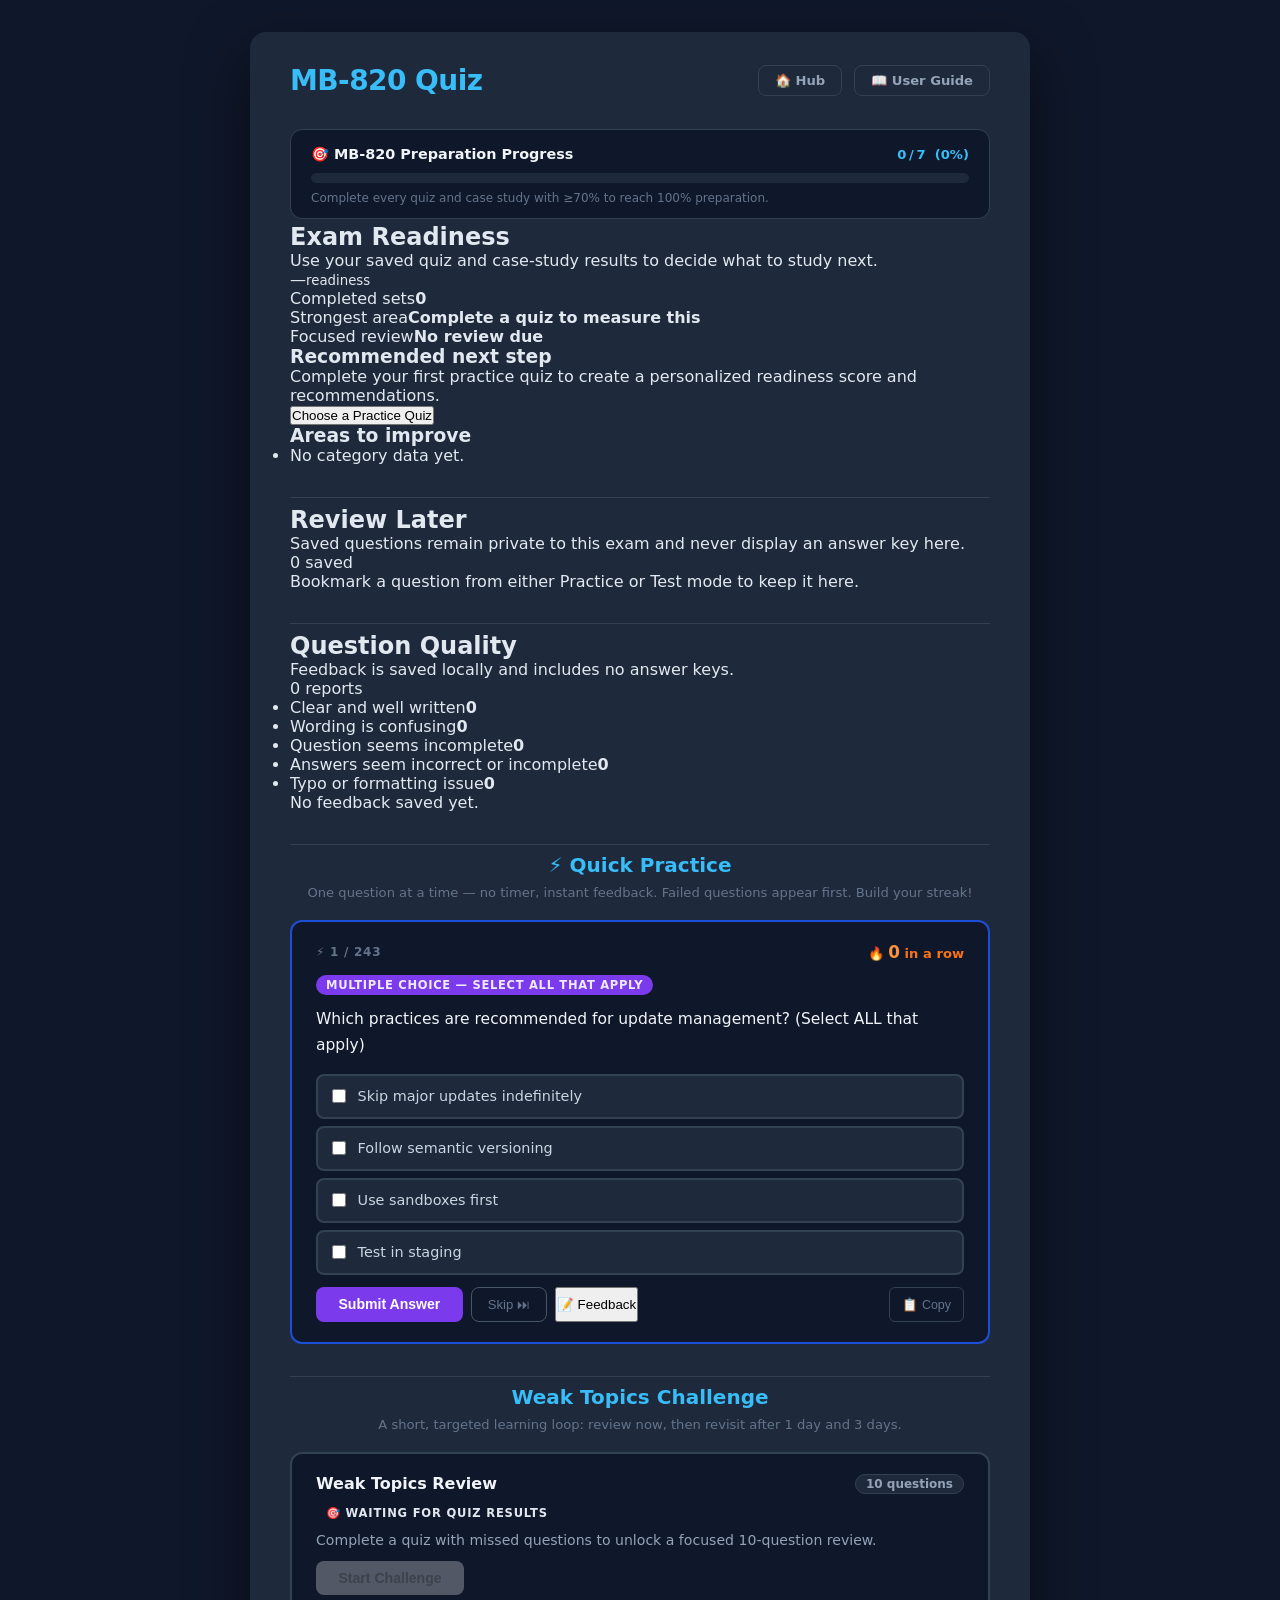
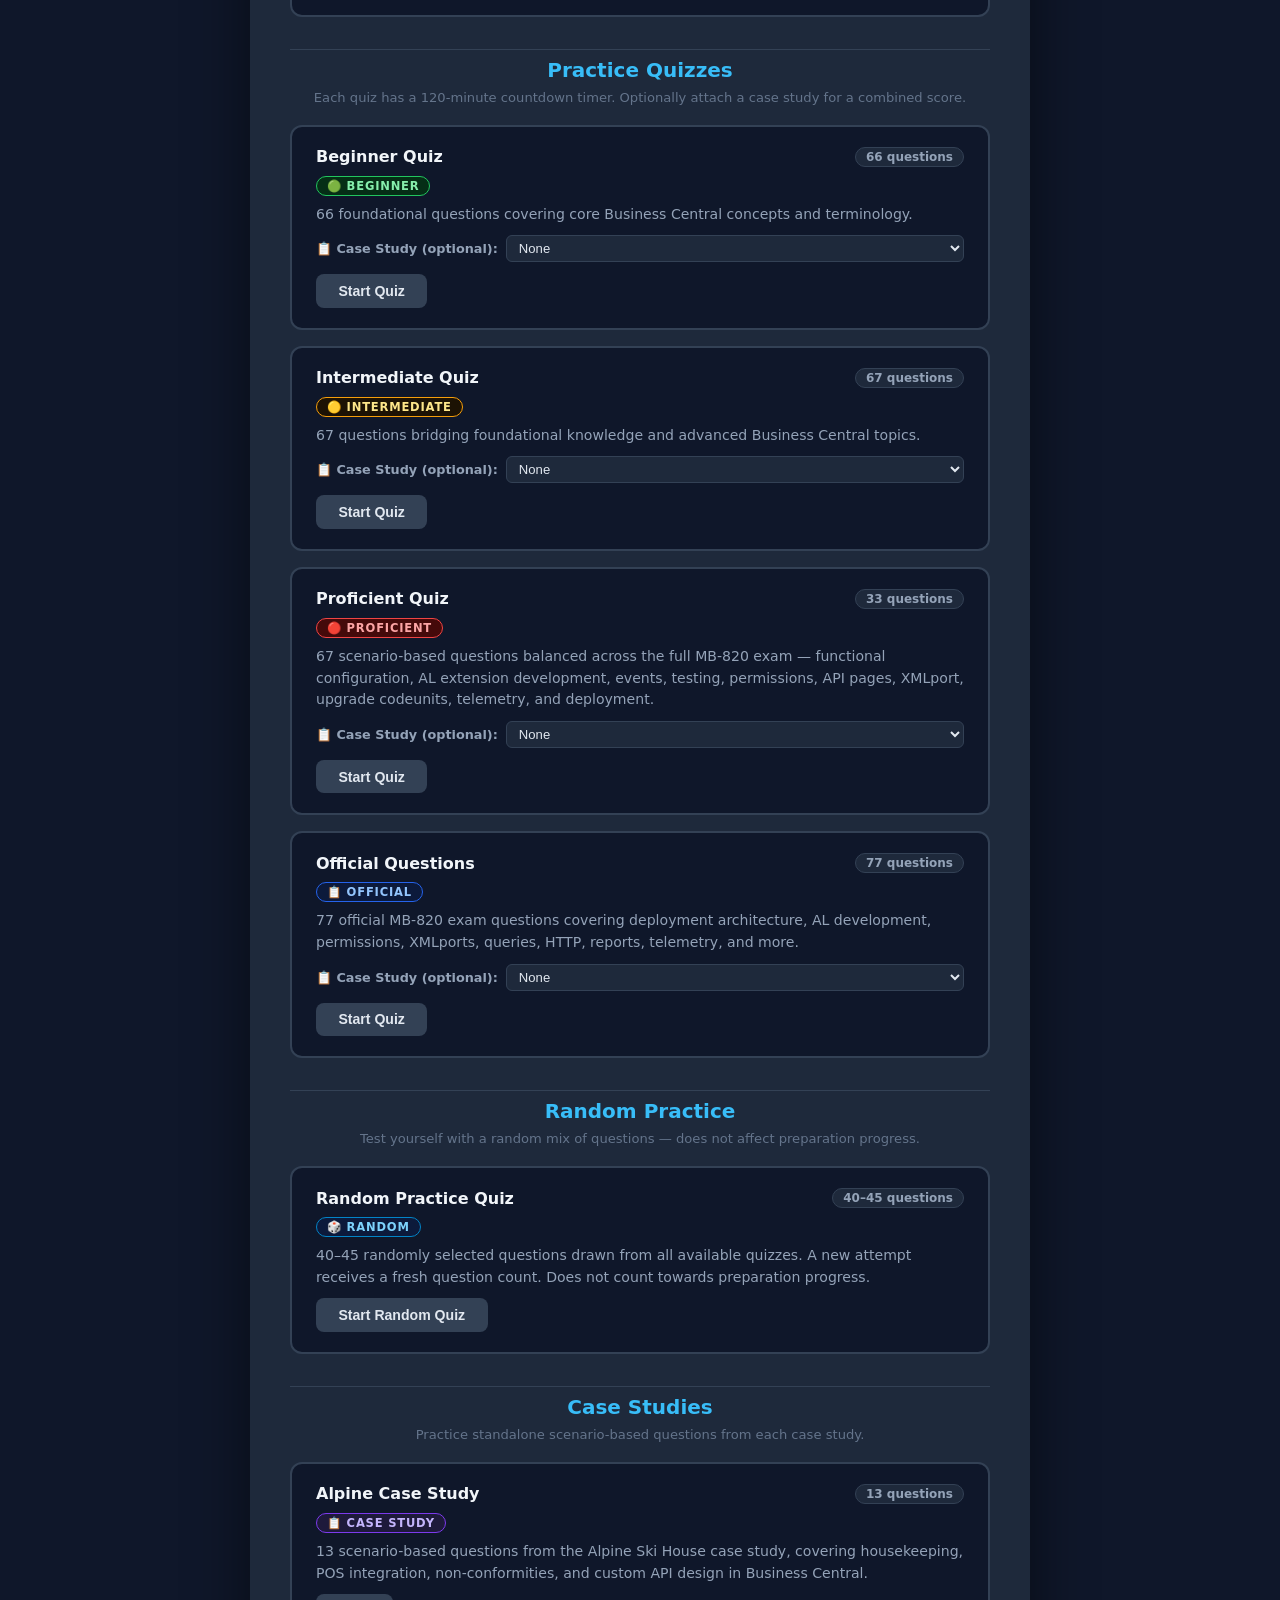
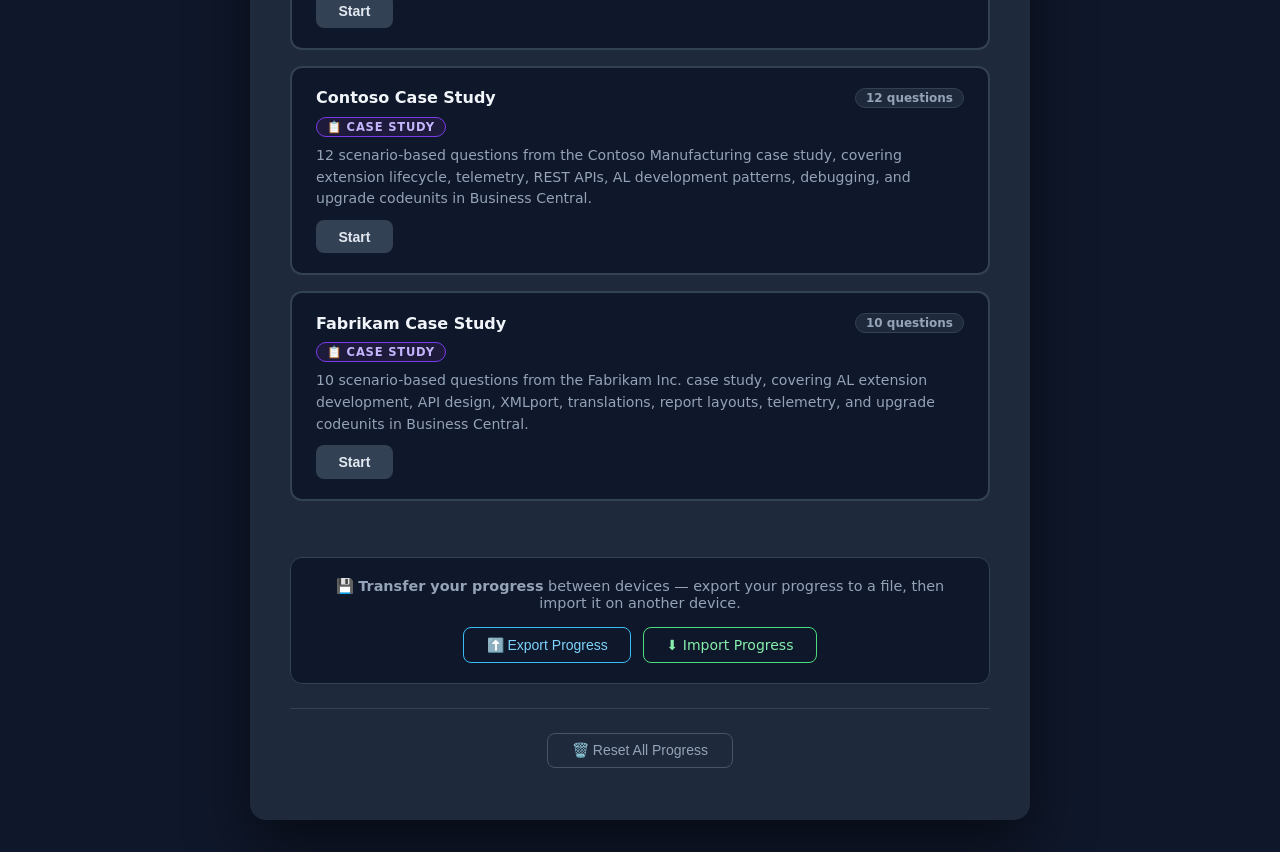
<file: mb820.html>
<!DOCTYPE html>
<html lang="en">
<head>
    <meta charset="UTF-8">
    <meta name="viewport" content="width=device-width, initial-scale=1.0">
    <link rel="stylesheet" href="styles.css">
    <title>MB-820 Quiz</title>
</head>
<body>
    <div id="quiz-container">
        <div id="quiz-header">
            <h1>MB-820 Quiz</h1>
            <a id="hub-link" href="index.html">&#127968; Hub</a>
            <a id="user-guide-link" href="user-guide.html" target="_blank">&#128214; User Guide</a>
            <button id="home-btn" style="display:none;">&#127968; Main Page</button>
        </div>
        <div id="set-selection" style="display: none;"></div>
        <div id="timer-display" style="display: none;"></div>
        <div id="question"></div>
        <div id="choices"></div>
        <button id="next-button" style="display: none;">Next</button>
        <div id="score-summary" style="display: none;"></div>
    </div>
    <div id="math-overlay" style="display:none;">
        <div id="math-card">
            <h2>&#128274; Access Restricted</h2>
            <p id="math-challenge-text">Enter the password to access the quiz.</p>
            <input type="password" id="math-input" placeholder="Password" autocomplete="off" />
            <p id="math-error" style="display:none;">Incorrect password. Please try again.</p>
            <button id="math-submit-btn">Enter</button>
        </div>
    </div>
    <div id="confirm-overlay" style="display:none;">
        <div id="confirm-card">
            <h2 id="confirm-title"></h2>
            <p id="confirm-message"></p>
            <div class="resume-buttons">
                <button id="confirm-yes-btn" class="resume-btn">Yes</button>
                <button id="confirm-no-btn" class="new-quiz-btn">Cancel</button>
            </div>
        </div>
    </div>
    <div id="pause-overlay" style="display:none;">
        <div id="pause-card">
            <div class="pause-icon">&#9646;&#9646;</div>
            <h2>Quiz Paused</h2>
            <p>You've been inactive for 2 minutes.<br>Your progress has been saved.</p>
            <div class="resume-buttons">
                <button id="pause-resume-btn" class="resume-btn">&#9654; Continue Quiz</button>
                <button id="pause-home-btn" class="new-quiz-btn">&#127968; Main Page</button>
            </div>
        </div>
    </div>
    <div id="mode-overlay" style="display:none;">
        <div id="mode-card">
            <h2>&#127891; Choose Quiz Mode</h2>
            <p>How would you like to take this quiz?</p>
            <div class="mode-options">
                <button class="mode-btn" id="practice-mode-btn">
                    <div class="mode-icon-lg">&#128214;</div>
                    <div class="mode-title">Practice Mode</div>
                    <div class="mode-desc">Correct answers are shown after each question</div>
                </button>
                <button class="mode-btn" id="test-mode-btn">
                    <div class="mode-icon-lg">&#128221;</div>
                    <div class="mode-title">Test Mode</div>
                    <div class="mode-desc">Answers revealed only on the evaluation screen</div>
                </button>
            </div>
            <button class="new-quiz-btn" id="mode-cancel-btn">Cancel</button>
        </div>
    </div>

    <!-- Test-mode peek score overlay -->
    <div id="peek-overlay" style="display:none;">
        <div id="peek-card">
            <div class="peek-emoji" id="peek-emoji">&#128527;</div>
            <h2 id="peek-title">Afraid to continue?</h2>
            <div class="peek-score-display">
                <span class="peek-pct" id="peek-pct">0%</span>
                <span class="peek-detail" id="peek-detail">0 of 0 answered</span>
            </div>
            <p class="peek-taunt" id="peek-taunt"></p>
            <div class="resume-buttons">
                <button id="peek-continue-btn" class="resume-btn">&#128170; Keep Going!</button>
                <button id="peek-quit-btn" class="new-quiz-btn">&#127987;&#65039; Give Up</button>
            </div>
        </div>
    </div>

    <!-- Quick Practice streak milestone overlay -->
    <div id="streak-overlay" style="display:none;">
        <div id="streak-card">
            <div class="streak-icon" id="streak-icon">&#128293;</div>
            <div class="streak-msg" id="streak-msg">KILLING SPREE!</div>
            <div class="streak-count" id="streak-count">5 in a row!</div>
            <button class="streak-dismiss-btn" id="streak-dismiss-btn">&#128293; Keep It Up!</button>
        </div>
    </div>

    <script src="questions.js"></script>
    <script src="questions2.js"></script>
    <script src="questionsOfficial.js"></script>
    <script src="testcases.js"></script>
    <script>
      window.QUIZ_CONFIG = {
        prefix:    "mb820",
        examName:  "MB-820",
        examTitle: "MB-820 Quiz"
      };
    </script>
    <script src="app.js"></script>
</body>
</html>
</file>
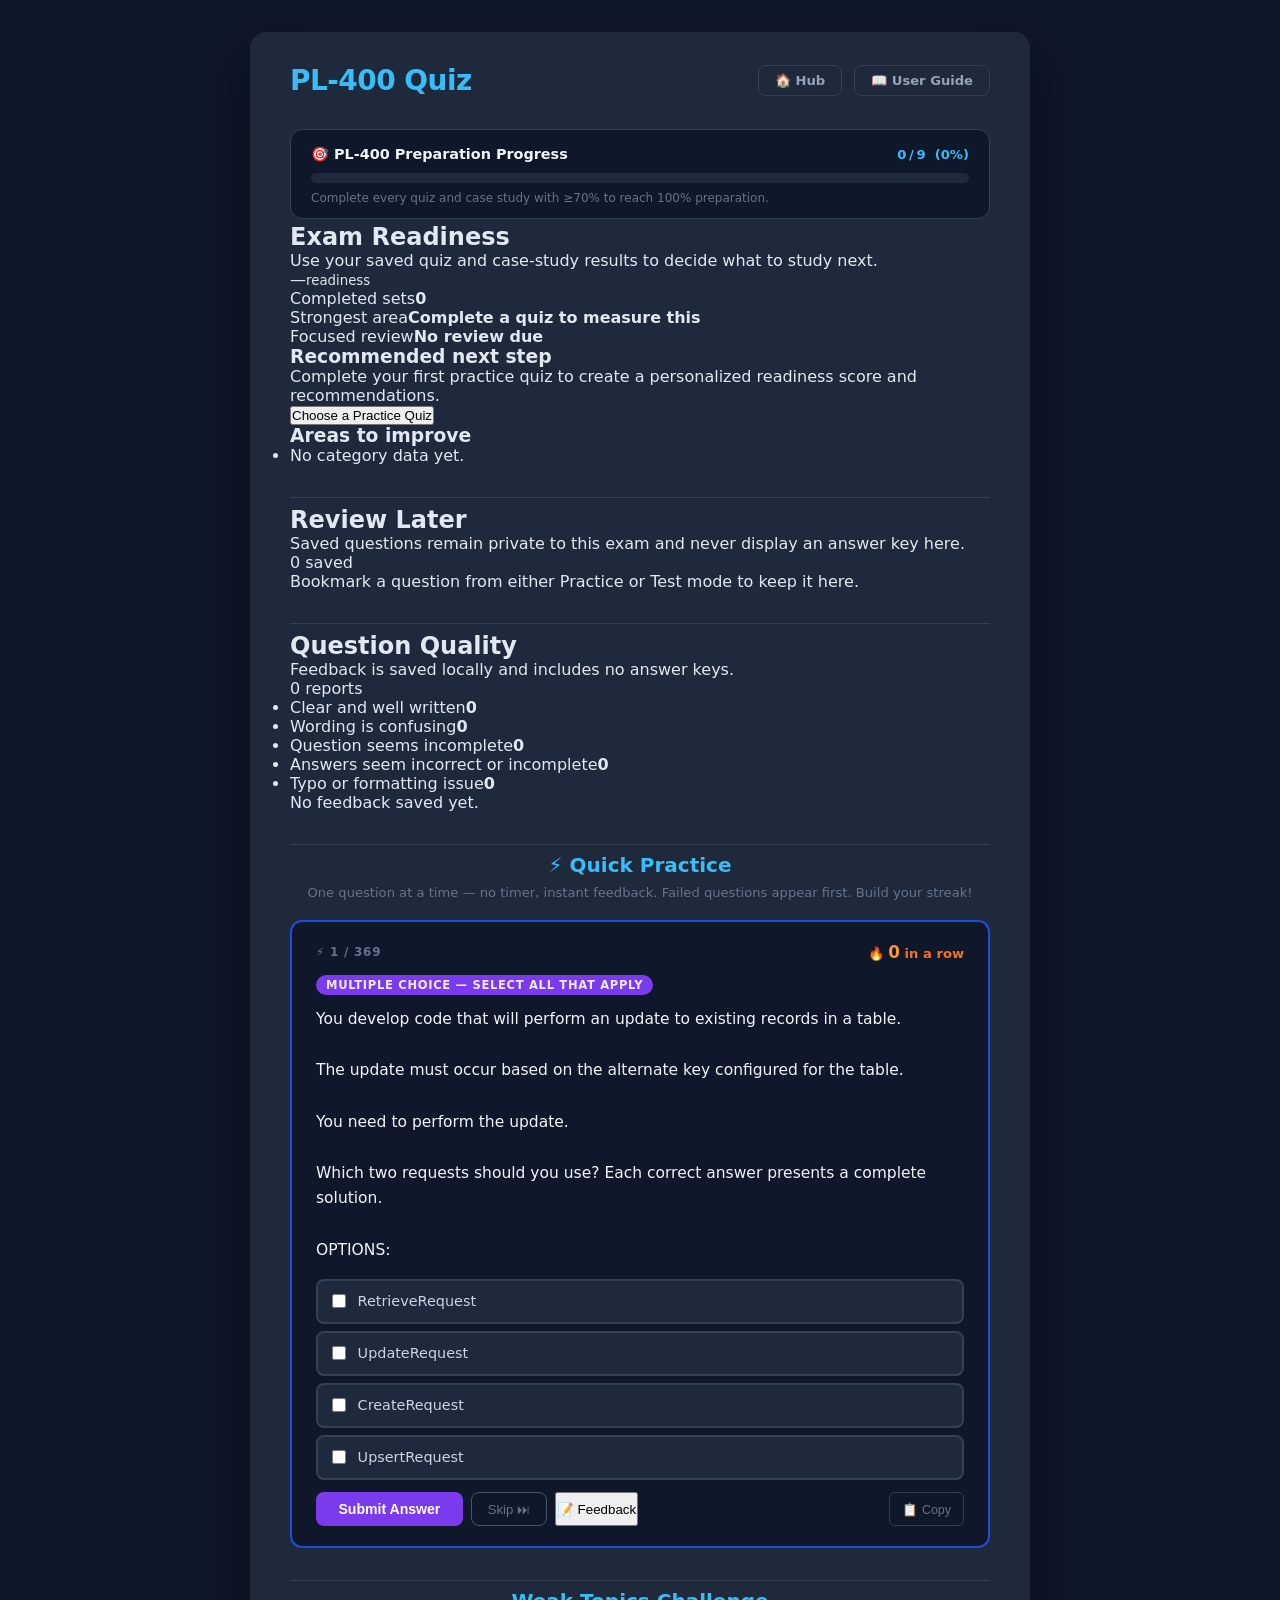
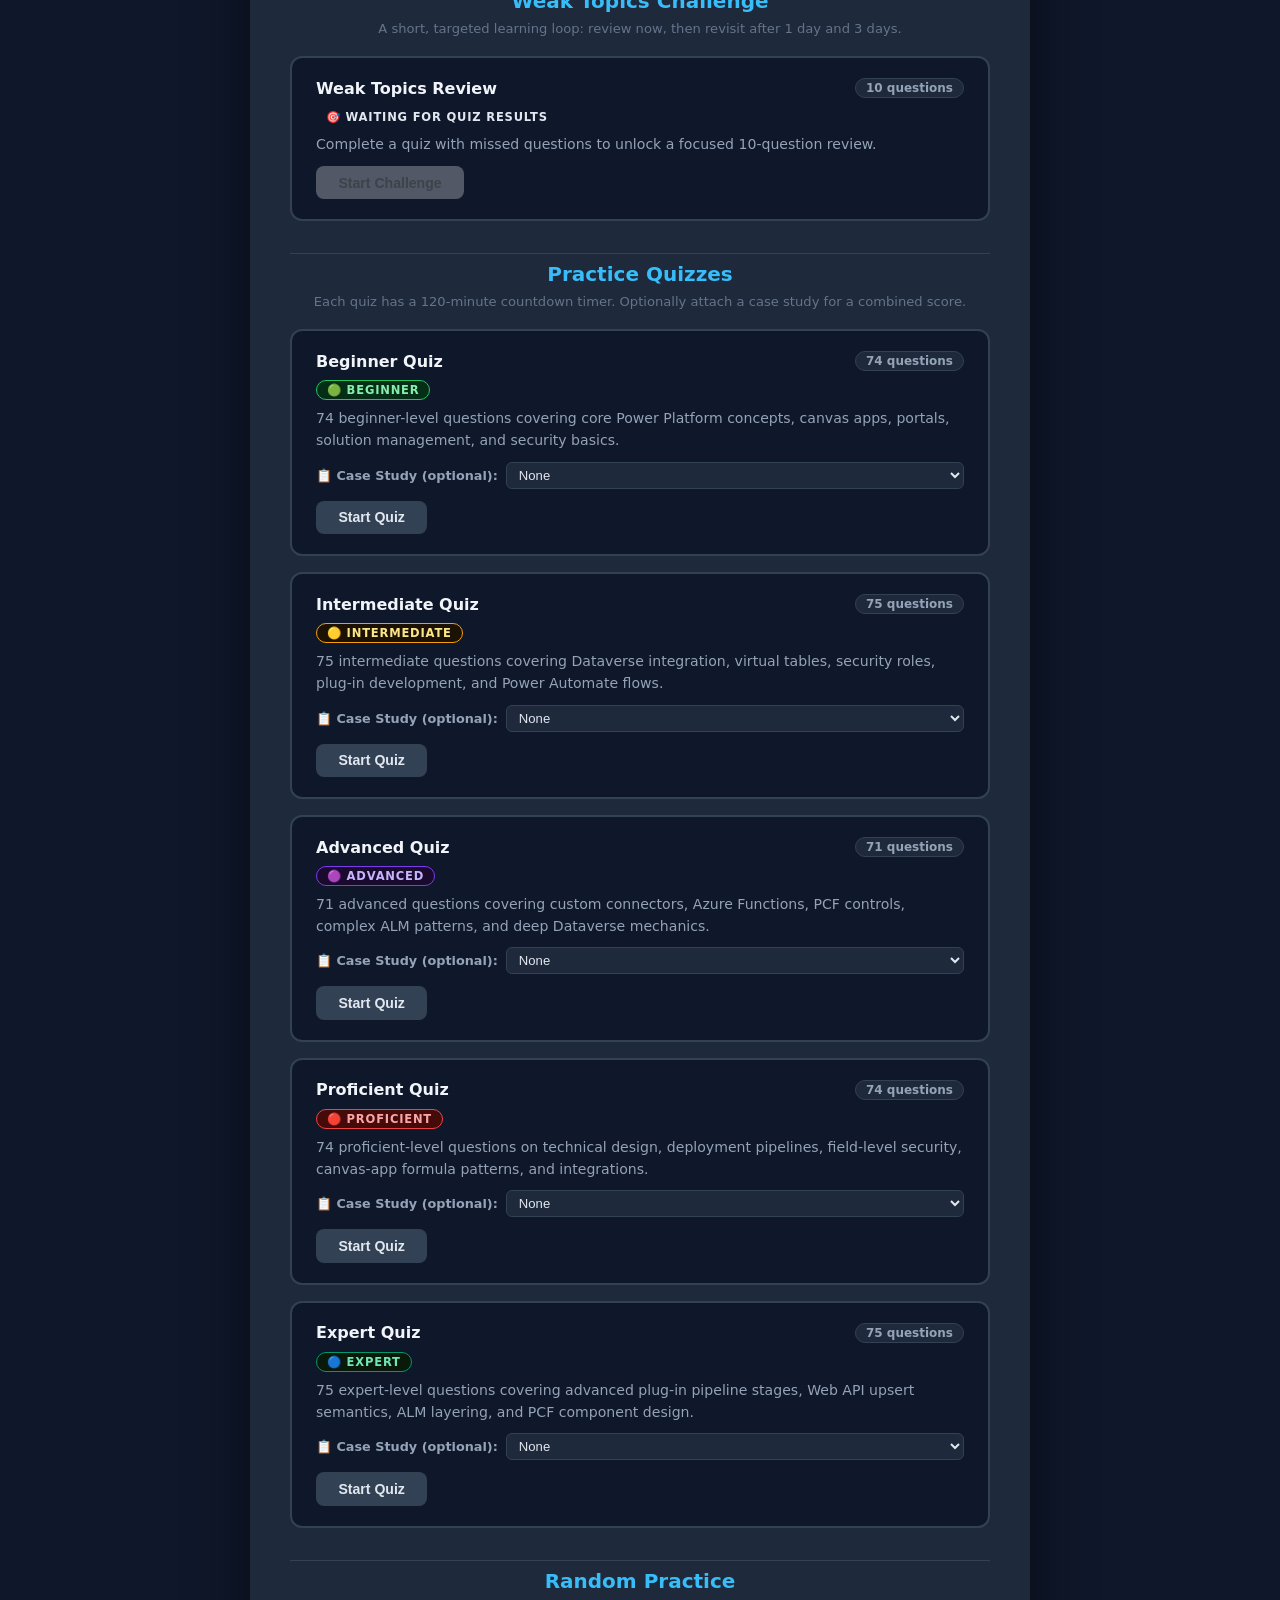
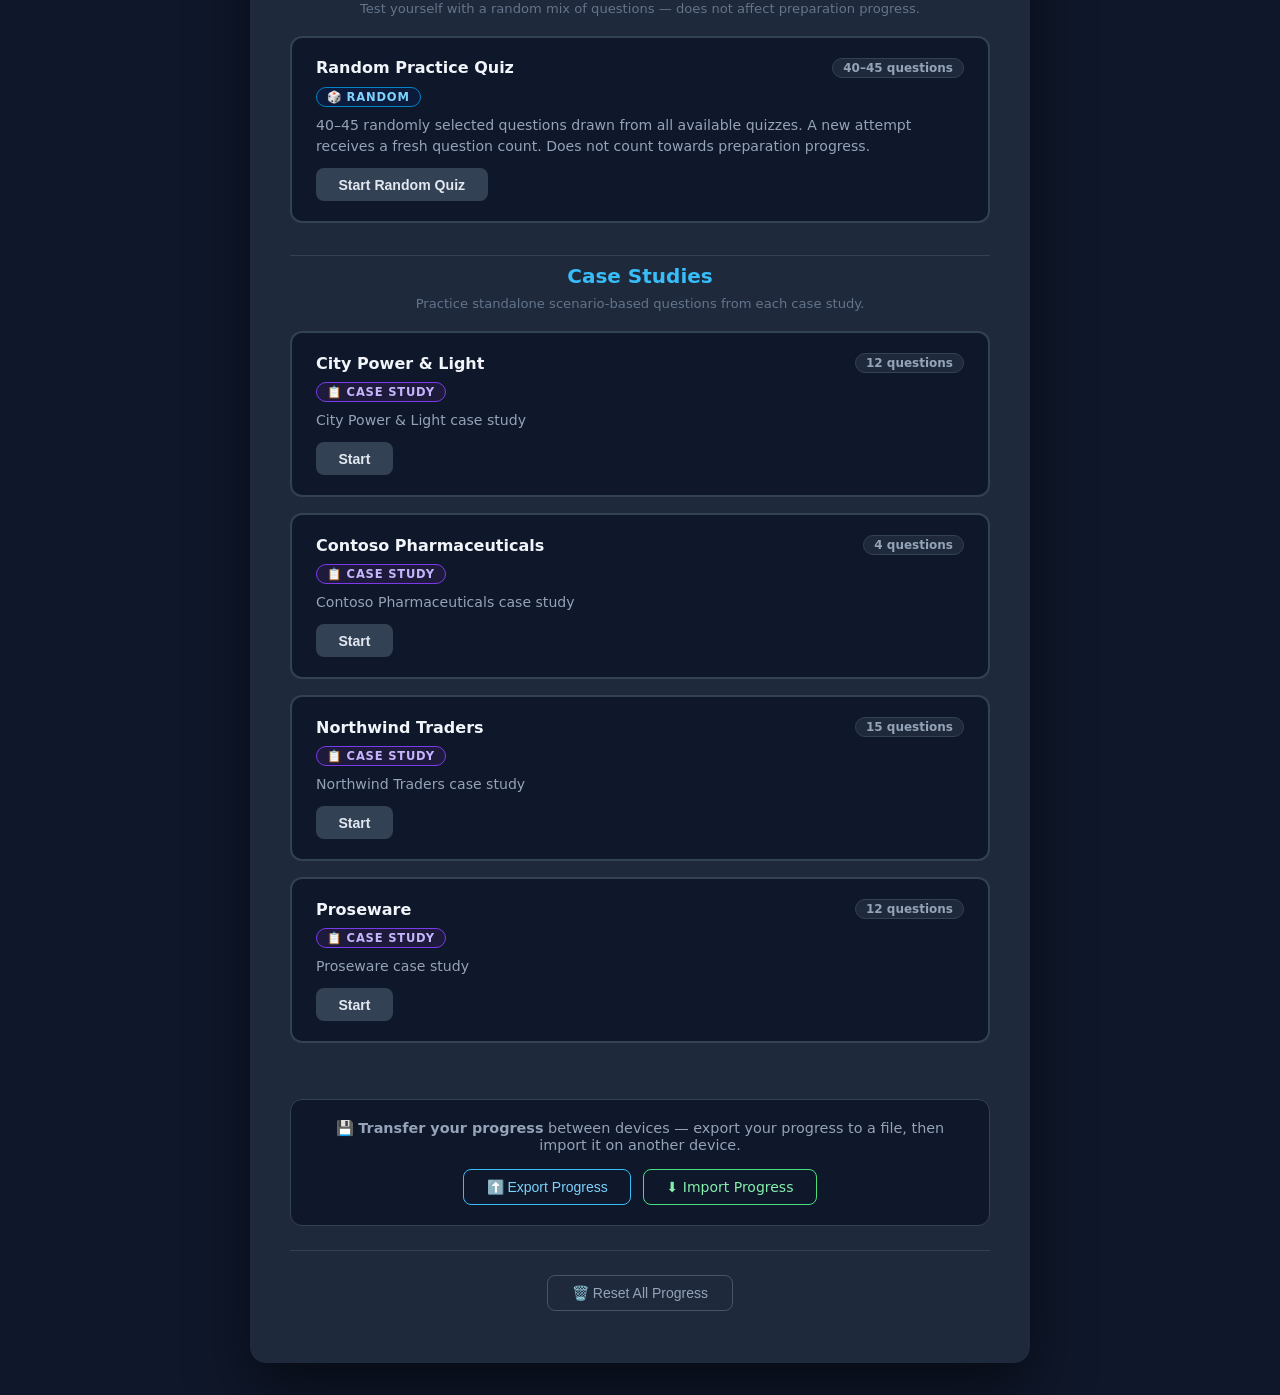
<file: pl400.html>
<!DOCTYPE html>
<html lang="en">
<head>
    <meta charset="UTF-8">
    <meta name="viewport" content="width=device-width, initial-scale=1.0">
    <link rel="stylesheet" href="styles.css">
    <title>PL-400 Quiz</title>
</head>
<body>
    <div id="quiz-container">
        <div id="quiz-header">
            <h1>PL-400 Quiz</h1>
            <a id="hub-link" href="index.html">&#127968; Hub</a>
            <a id="user-guide-link" href="user-guide.html" target="_blank">&#128214; User Guide</a>
            <button id="home-btn" style="display:none;">&#127968; Main Page</button>
        </div>
        <div id="set-selection" style="display: none;"></div>
        <div id="timer-display" style="display: none;"></div>
        <div id="question"></div>
        <div id="choices"></div>
        <button id="next-button" style="display: none;">Next</button>
        <div id="score-summary" style="display: none;"></div>
    </div>
    <div id="math-overlay" style="display:none;">
        <div id="math-card">
            <h2>&#128274; Access Restricted</h2>
            <p id="math-challenge-text">Enter the password to access the quiz.</p>
            <input type="password" id="math-input" placeholder="Password" autocomplete="off" />
            <p id="math-error" style="display:none;">Incorrect password. Please try again.</p>
            <button id="math-submit-btn">Enter</button>
        </div>
    </div>
    <div id="confirm-overlay" style="display:none;">
        <div id="confirm-card">
            <h2 id="confirm-title"></h2>
            <p id="confirm-message"></p>
            <div class="resume-buttons">
                <button id="confirm-yes-btn" class="resume-btn">Yes</button>
                <button id="confirm-no-btn" class="new-quiz-btn">Cancel</button>
            </div>
        </div>
    </div>
    <div id="pause-overlay" style="display:none;">
        <div id="pause-card">
            <div class="pause-icon">&#9646;&#9646;</div>
            <h2>Quiz Paused</h2>
            <p>You've been inactive for 2 minutes.<br>Your progress has been saved.</p>
            <div class="resume-buttons">
                <button id="pause-resume-btn" class="resume-btn">&#9654; Continue Quiz</button>
                <button id="pause-home-btn" class="new-quiz-btn">&#127968; Main Page</button>
            </div>
        </div>
    </div>
    <div id="mode-overlay" style="display:none;">
        <div id="mode-card">
            <h2>&#127891; Choose Quiz Mode</h2>
            <p>How would you like to take this quiz?</p>
            <div class="mode-options">
                <button class="mode-btn" id="practice-mode-btn">
                    <div class="mode-icon-lg">&#128214;</div>
                    <div class="mode-title">Practice Mode</div>
                    <div class="mode-desc">Correct answers are shown after each question</div>
                </button>
                <button class="mode-btn" id="test-mode-btn">
                    <div class="mode-icon-lg">&#128221;</div>
                    <div class="mode-title">Test Mode</div>
                    <div class="mode-desc">Answers revealed only on the evaluation screen</div>
                </button>
            </div>
            <button class="new-quiz-btn" id="mode-cancel-btn">Cancel</button>
        </div>
    </div>

    <!-- Test-mode peek score overlay -->
    <div id="peek-overlay" style="display:none;">
        <div id="peek-card">
            <div class="peek-emoji" id="peek-emoji">&#128527;</div>
            <h2 id="peek-title">Afraid to continue?</h2>
            <div class="peek-score-display">
                <span class="peek-pct" id="peek-pct">0%</span>
                <span class="peek-detail" id="peek-detail">0 of 0 answered</span>
            </div>
            <p class="peek-taunt" id="peek-taunt"></p>
            <div class="resume-buttons">
                <button id="peek-continue-btn" class="resume-btn">&#128170; Keep Going!</button>
                <button id="peek-quit-btn" class="new-quiz-btn">&#127987;&#65039; Give Up</button>
            </div>
        </div>
    </div>

    <!-- Quick Practice streak milestone overlay -->
    <div id="streak-overlay" style="display:none;">
        <div id="streak-card">
            <div class="streak-icon" id="streak-icon">&#128293;</div>
            <div class="streak-msg" id="streak-msg">KILLING SPREE!</div>
            <div class="streak-count" id="streak-count">5 in a row!</div>
            <button class="streak-dismiss-btn" id="streak-dismiss-btn">&#128293; Keep It Up!</button>
        </div>
    </div>

    <script src="pl400-questions.js"></script>
    <script src="pl400-questions2.js"></script>
    <script src="pl400-questions3.js"></script>
    <script src="pl400-questions4.js"></script>
    <script src="pl400-questions5.js"></script>
    <script src="pl400-testcases.js"></script>
    <script>
      window.QUIZ_CONFIG = {
        prefix:    "pl400",
        examName:  "PL-400",
        examTitle: "PL-400 Quiz",
        questionSets: [
          {
            key: "beginner",
            label: "Beginner Quiz",
            difficulty: "beginner",
            description: "74 beginner-level questions covering core Power Platform concepts, canvas apps, portals, solution management, and security basics.",
            data: pl400Questions
          },
          {
            key: "intermediate",
            label: "Intermediate Quiz",
            difficulty: "intermediate",
            description: "75 intermediate questions covering Dataverse integration, virtual tables, security roles, plug-in development, and Power Automate flows.",
            data: pl400Questions2
          },
          {
            key: "advanced",
            label: "Advanced Quiz",
            difficulty: "advanced",
            description: "71 advanced questions covering custom connectors, Azure Functions, PCF controls, complex ALM patterns, and deep Dataverse mechanics.",
            data: pl400Questions3
          },
          {
            key: "proficient",
            label: "Proficient Quiz",
            difficulty: "proficient",
            description: "74 proficient-level questions on technical design, deployment pipelines, field-level security, canvas-app formula patterns, and integrations.",
            data: pl400Questions4
          },
          {
            key: "expert",
            label: "Expert Quiz",
            difficulty: "expert",
            description: "75 expert-level questions covering advanced plug-in pipeline stages, Web API upsert semantics, ALM layering, and PCF component design.",
            data: pl400Questions5
          }
        ],
        testCases: PL400_TEST_CASES,
        categoryFn: function (id) {
          // IDs follow pattern: base_offset + original_question_number
          // base: 1000=beginner, 2000=intermediate, 3000=advanced, 4000=proficient, 5000=expert, 9000=case studies
          if (id >= 9000) return "Case Study";
          if (id >= 5000) return "Expert — Advanced Platform Development";
          if (id >= 4000) return "Proficient — Technical Implementation";
          if (id >= 3000) return "Advanced — Integrations & Automation";
          if (id >= 2000) return "Intermediate — Platform Configuration";
          return "Beginner — Core Concepts";
        }
      };
    </script>
    <script src="app.js"></script>
</body>
</html>
</file>
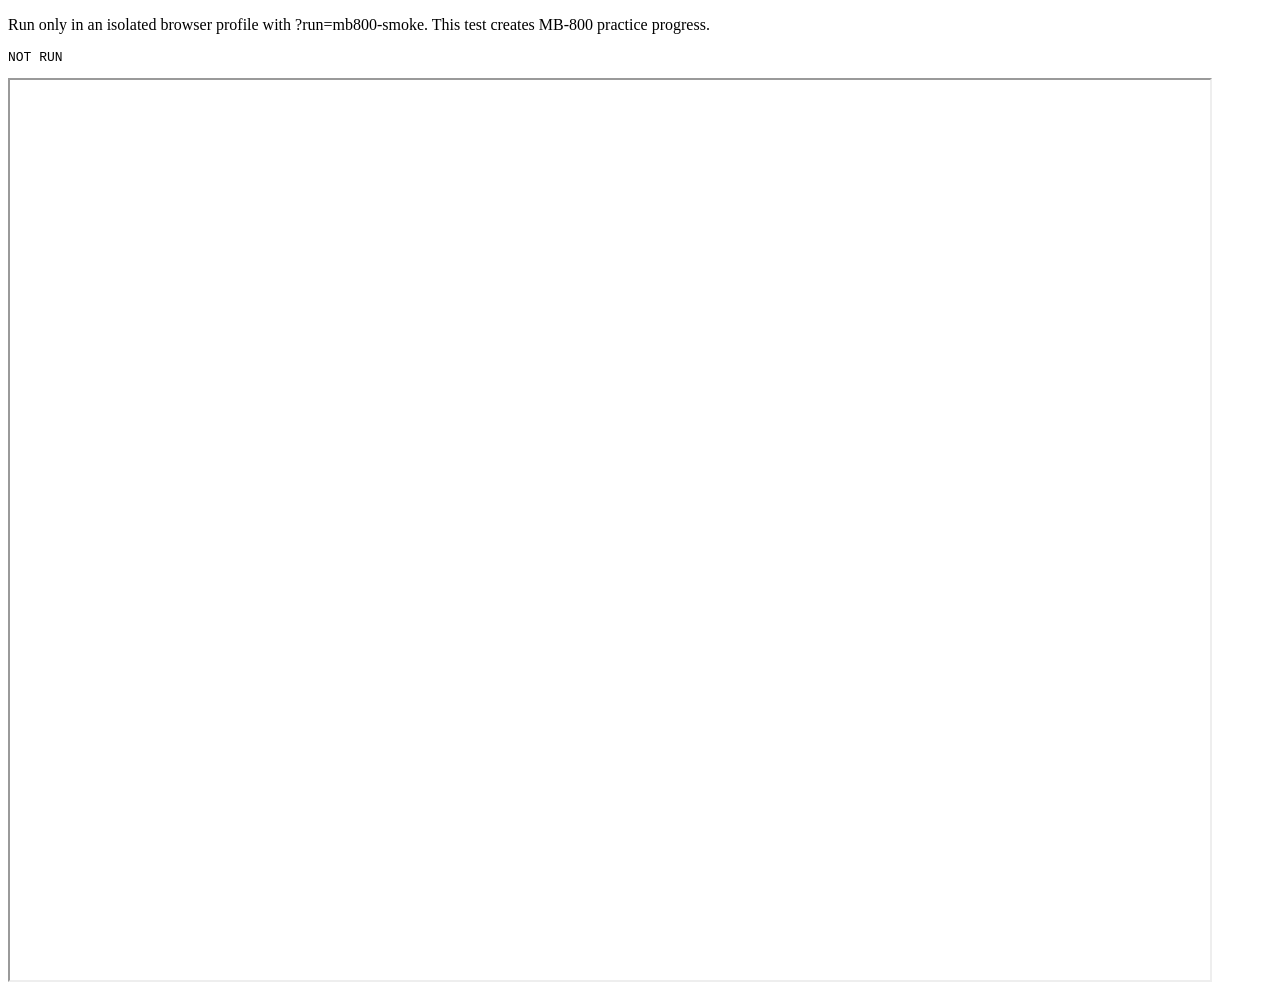
<file: tests/mb800-browser.html>
<!doctype html>
<html lang="en"><meta charset="utf-8"><title>MB-800 browser smoke checks</title>
<p>Run only in an isolated browser profile with ?run=mb800-smoke. This test creates MB-800 practice progress.</p>
<pre id="result">NOT RUN</pre><iframe id="app" title="Test application" style="width:1200px;height:900px"></iframe>
<script>
if (new URLSearchParams(location.search).get('run') === 'mb800-smoke') {
  const frame = document.getElementById('app');
  frame.onload = function () {
    const log = [];
    const w = frame.contentWindow;
    const d = frame.contentDocument;
    function check(ok, message) { if (!ok) throw Error(message); }
    function click(selector) {
      const el = d.querySelector(selector);
      check(el && !el.disabled, 'Missing or disabled control: ' + selector);
      el.click();
    }
    function answerCurrent(miss) {
      const text = d.querySelector('#question').textContent;
      const q = w.mb800Questions.find(item => text.includes(item.text));
      check(q, 'Rendered question must match the MB-800 bank');
      const inputs = Array.from(d.querySelectorAll('#choices input'));
      check(inputs.length === q.choices.length, 'Rendered answer count');
      check(inputs.every(el => el.type === (q.type === 'single' ? 'radio' : 'checkbox')), 'Selection type for ' + q.id);
      if (q.type === 'single') {
        click('#choices .choice-item[data-idx="0"]');
        click('#choices .choice-item[data-idx="1"]');
        check(d.querySelectorAll('#choices input:checked').length === 1, 'Single choice exclusivity');
      }
      inputs.forEach(el => { el.checked = false; });
      const indices = miss ? [q.choices.findIndex((_, i) => !q.correct.includes(i))] : q.correct;
      indices.forEach(i => click('#choices .choice-item[data-idx="' + i + '"]'));
      click('#choices .submit-btn');
      return q;
    }
    function finish(count, practice, missFirst) {
      for (let i = 0; i < count; i++) {
        answerCurrent(missFirst && i === 0);
        const reference = d.querySelector('#choices .explanation a');
        check(practice ? !!reference : !reference, 'Reference visibility respects quiz mode');
        click('#next-button');
      }
      if (d.querySelector('#review-later-results-btn')) click('#review-later-results-btn');
      check(d.querySelector('#score-summary').style.display === 'block', 'Results displayed');
      check(d.querySelector('#score-summary a[href^="https://learn.microsoft.com/"]'), 'Results include source references');
      check(d.querySelector('#score-summary').textContent.includes((count - (missFirst ? 1 : 0)) + ' / ' + count), 'Expected score, including multiple-answer grading');
    }
    try {
      check(w.QUIZ_CONFIG.prefix === 'mb800' && w.QUIZ_CONFIG.beta, 'Independent Beta configuration');
      check(d.querySelectorAll('.set-card[data-key]').length === 4, 'Four topic sets');
      check(!d.querySelector('.case-select'), 'No empty case-study selector');
      check(w.mb800Questions.length === 125, '125 original questions');
      check(new Set(w.mb800Questions.map(q => q.id)).size === 125, 'Unique IDs');
      w.mb800Questions.forEach(q => {
        check(q.explanation && q.sources.length && q.originalPractice, 'Source metadata: ' + q.id);
        check(q.type === 'single' ? q.correct.length === 1 : q.correct.length >= 2, 'Answer count: ' + q.id);
        check(new Set(q.choices).size === q.choices.length, 'Distinct choices: ' + q.id);
      });
      const otherProgress = {};
      Object.keys(w.localStorage).filter(k => /^(mb820|pl400|pl900)_/.test(k)).forEach(k => { otherProgress[k] = w.localStorage.getItem(k); });
      // Deterministic question order for the structural runs; runtime still uses its real rendering/scoring.
      w.Math.random = () => 0.99;
      click('.start-set-btn[data-key="setup"]'); click('#practice-mode-btn');
      click('#review-later-btn');
      click('#question-feedback-btn');
      d.querySelector('.question-feedback-comment').value = 'Browser smoke check';
      click('.question-feedback-save-btn');
      finish(28, true, true);
      check(w.localStorage.getItem('mb800_review_later'), 'Bookmark persisted');
      check(w.localStorage.getItem('mb800_question_feedback'), 'Feedback persisted');
      check(w.localStorage.getItem('mb800_weak_topic_reviews'), 'Weak-topic review created');
      log.push('PASS: Practice scoring, sources, bookmarks, feedback, weak-topic review');
      click('#change-set-btn-summary');
      for (const [key, count, practice] of [['financials',40,false],['sales_purchasing',14,true],['operations',43,false]]) {
        click('.start-set-btn[data-key="' + key + '"]');
        click(practice ? '#practice-mode-btn' : '#test-mode-btn');
        finish(count, practice, false);
        click('#change-set-btn-summary');
      }
      check(d.body.textContent.includes('Beta practice complete'), 'Beta milestone wording');
      log.push('PASS: All 125 questions render and finish in Practice/Test with mode-appropriate sources');
      click('.start-set-btn[data-key="setup"]'); click('#practice-mode-btn');
      finish(28, true, false);
      check(d.querySelector('#score-summary .attempt-comparison'), 'Attempt comparison');
      click('#change-set-btn-summary');
      click('#random-start-btn'); click('#test-mode-btn');
      finish(45, false, false);
      check(d.querySelector('#score-summary').textContent.includes('45 / 45'), 'Random draw upper bound');
      click('#change-set-btn-summary');
      w.Math.random = () => 0;
      click('#random-start-btn'); click('#practice-mode-btn');
      finish(40, true, false);
      check(d.querySelector('#score-summary').textContent.includes('40 / 40'), 'Random draw lower bound');
      click('#change-set-btn-summary');
      click('#theme-toggle');
      check(d.documentElement.dataset.theme === 'light', 'Light mode');
      check(d.documentElement.scrollWidth <= w.innerWidth, 'No horizontal overflow');
      Object.keys(otherProgress).forEach(k => check(w.localStorage.getItem(k) === otherProgress[k], 'Other exam progress preserved'));
      log.push('PASS: Attempt comparison, Random Practice 40/45 boundaries, light mode, storage isolation');
      frame.style.width = '375px';
      check(d.documentElement.scrollWidth <= w.innerWidth, 'No horizontal overflow at mobile width');
      log.push('PASS: Mobile-width layout');
      document.getElementById('result').textContent = 'ALL CHECKS PASSED\n' + log.join('\n');
    } catch (error) {
      document.getElementById('result').textContent = 'FAILED: ' + error.stack + '\n' + log.join('\n');
    }
  };
  frame.src = '../mb800.html';
}
</script></html>
</file>
<file: styles.css>
/* ── Reset & base ─────────────────────────────────────────────────────── */
*, *::before, *::after { box-sizing: border-box; margin: 0; padding: 0; }

body {
  font-family: 'Segoe UI', system-ui, -apple-system, sans-serif;
  background: #0f172a;
  color: #e2e8f0;
  min-height: 100vh;
  display: flex;
  justify-content: center;
  align-items: flex-start;
  padding: 2rem 1rem;
}

/* ── Quiz header (title + home button row) ────────────────────────────── */
#quiz-header {
  display: flex;
  align-items: center;
  justify-content: space-between;
  margin-bottom: 1.5rem;
  gap: 0.75rem;
}

#quiz-header h1 {
  font-size: 1.75rem;
  font-weight: 700;
  color: #38bdf8;
  margin-bottom: 0;
  text-align: left;
  letter-spacing: -0.02em;
  flex: 1;
}

#home-btn {
  flex-shrink: 0;
  padding: 0.45rem 1rem;
  background: #1e293b;
  color: #94a3b8;
  border: 1px solid #334155;
  border-radius: 8px;
  font-size: 0.82rem;
  font-weight: 600;
  cursor: pointer;
  transition: background 0.15s, border-color 0.15s, color 0.15s;
  white-space: nowrap;
}

#user-guide-link {
  flex-shrink: 0;
  padding: 0.45rem 1rem;
  background: #1e293b;
  color: #94a3b8;
  border: 1px solid #334155;
  border-radius: 8px;
  font-size: 0.82rem;
  font-weight: 600;
  text-decoration: none;
  white-space: nowrap;
  transition: background 0.15s, border-color 0.15s, color 0.15s;
}

#home-btn:hover,
#user-guide-link:hover {
  background: #334155;
  border-color: #38bdf8;
  color: #e2e8f0;
}

#hub-link {
  flex-shrink: 0;
  padding: 0.45rem 1rem;
  background: #1e293b;
  color: #94a3b8;
  border: 1px solid #334155;
  border-radius: 8px;
  font-size: 0.82rem;
  font-weight: 600;
  text-decoration: none;
  white-space: nowrap;
  transition: background 0.15s, border-color 0.15s, color 0.15s;
}

#hub-link:hover {
  background: #334155;
  border-color: #38bdf8;
  color: #e2e8f0;
}

/* ── Quiz container ───────────────────────────────────────────────────── */
#quiz-container {
  background: #1e293b;
  border-radius: 16px;
  width: 100%;
  max-width: 780px;
  padding: 2rem 2.5rem;
  box-shadow: 0 25px 60px rgba(0, 0, 0, .5);
}

/* ── Progress bar area ────────────────────────────────────────────────── */
.progress {
  font-size: 0.78rem;
  font-weight: 600;
  color: #94a3b8;
  text-transform: uppercase;
  letter-spacing: 0.08em;
  margin-bottom: 0.5rem;
}

/* ── Type badge ───────────────────────────────────────────────────────── */
.question-type-badge {
  display: inline-block;
  font-size: 0.72rem;
  font-weight: 700;
  text-transform: uppercase;
  letter-spacing: 0.06em;
  padding: 3px 10px;
  border-radius: 999px;
  margin-bottom: 1rem;
}
.question-type-badge.single {
  background: #1d4ed8;
  color: #bfdbfe;
}
.question-type-badge.multiple {
  background: #7c3aed;
  color: #ede9fe;
}
.question-type-badge.sequence {
  background: #0f766e;
  color: #ccfbf1;
}

/* ── Question text ────────────────────────────────────────────────────── */
.question-text {
  font-size: 1.05rem;
  line-height: 1.65;
  color: #f1f5f9;
  margin-bottom: 1.5rem;
  white-space: pre-wrap;
  overflow-wrap: break-word;
  word-break: break-word;
}

/* ── Code blocks inside question / context text ─────────────────────── */
.question-code-block {
  font-family: 'Cascadia Code', 'Fira Code', 'Consolas', 'SF Mono', monospace;
  font-size: 0.82rem;
  background: #0a0f1a;
  border: 1px solid #1e3a5f;
  border-left: 3px solid #38bdf8;
  border-radius: 6px;
  padding: 0.75rem 1rem;
  margin: 0.6rem 0 0.25rem;
  overflow-x: auto;
  white-space: pre;
  color: #93c5fd;
  line-height: 1.55;
  display: block;
}

/* ── Choice items ─────────────────────────────────────────────────────── */
#choices {
  display: flex;
  flex-direction: column;
  gap: 0.6rem;
  margin-bottom: 1.25rem;
}

.choice-item {
  display: flex;
  align-items: flex-start;
  gap: 0.75rem;
  padding: 0.75rem 1rem;
  background: #0f172a;
  border: 2px solid #334155;
  border-radius: 10px;
  cursor: pointer;
  transition: border-color 0.15s, background 0.15s;
  user-select: none;
}

.choice-item:hover:not(.correct):not(.incorrect) {
  border-color: #38bdf8;
  background: #1e3a5f;
}

.choice-item.selected:not(.correct):not(.incorrect) {
  border-color: #38bdf8;
  background: #1e3a5f;
}

.choice-item.correct {
  border-color: #22c55e;
  background: #052e16;
  cursor: default;
}

.choice-item.incorrect {
  border-color: #ef4444;
  background: #450a0a;
  cursor: default;
}

.choice-item input[type="radio"],
.choice-item input[type="checkbox"] {
  margin-top: 3px;
  accent-color: #38bdf8;
  width: 16px;
  height: 16px;
  flex-shrink: 0;
  cursor: pointer;
}

.choice-item label {
  font-size: 0.95rem;
  line-height: 1.55;
  color: #cbd5e1;
  cursor: pointer;
  flex: 1;
}

.choice-item.correct  label { color: #86efac; }
.choice-item.incorrect label { color: #fca5a5; }

/* ── Sequence question badge ──────────────────────────────────────────── */
.seq-badge {
  display: inline-flex;
  align-items: center;
  justify-content: center;
  min-width: 24px;
  height: 24px;
  border-radius: 50%;
  background: #0f766e;
  color: #fff;
  font-size: 0.75rem;
  font-weight: 700;
  margin-right: 0.5rem;
  flex-shrink: 0;
  transition: background 0.15s;
}
.choice-item.seq-item {
  display: flex;
  align-items: flex-start;
}
.choice-item.seq-item .seq-label {
  flex: 1;
  font-size: 0.95rem;
  line-height: 1.55;
  color: #cbd5e1;
}
.choice-item.seq-item.selected .seq-badge {
  background: #0d9488;
}
.choice-item.seq-item.correct .seq-badge {
  background: #15803d;
}
.choice-item.seq-item.incorrect .seq-badge {
  background: #b91c1c;
}
.choice-item.seq-item.correct .seq-label  { color: #86efac; }
.choice-item.seq-item.incorrect .seq-label { color: #fca5a5; }

/* ── Submit button (multiple choice) ─────────────────────────────────── */
.submit-btn {
  margin-top: 0.4rem;
  padding: 0.6rem 1.5rem;
  background: #7c3aed;
  color: #fff;
  border: none;
  border-radius: 8px;
  font-size: 0.9rem;
  font-weight: 600;
  cursor: pointer;
  transition: background 0.15s;
}
.submit-btn:hover:not(:disabled) { background: #6d28d9; }
.submit-btn:disabled { opacity: 0.45; cursor: not-allowed; }

/* ── Copy Issue button ───────────────────────────────────────────────── */
.report-issue-btn {
  display: block;
  margin-top: 0.65rem;
  padding: 0.3rem 0.75rem;
  background: transparent;
  color: #64748b;
  border: 1px solid #334155;
  border-radius: 6px;
  font-size: 0.78rem;
  font-weight: 500;
  cursor: pointer;
  transition: background 0.15s, color 0.15s, border-color 0.15s;
}
.report-issue-btn:hover {
  background: #2d1b4e;
  color: #d8b4fe;
  border-color: #7c3aed;
}

/* ── Copy issue feedback message ─────────────────────────────────────── */
.copy-issue-feedback {
  display: block;
  margin-top: 0.4rem;
  font-size: 0.8rem;
  color: #86efac;
}

/* ── Inline feedback ──────────────────────────────────────────────────── */
.feedback-msg {
  font-size: 0.85rem;
  color: #fbbf24;
  margin-top: 0.25rem;
  margin-bottom: 0.25rem;
}

/* ── Explanation ──────────────────────────────────────────────────────── */
.explanation {
  margin-top: 1rem;
  padding: 0.85rem 1.1rem;
  border-radius: 10px;
  font-size: 0.9rem;
  line-height: 1.6;
}
.explanation.correct-exp {
  background: #052e16;
  border-left: 4px solid #22c55e;
  color: #bbf7d0;
}
.explanation.partial-exp {
  background: #1c1a04;
  border-left: 4px solid #eab308;
  color: #fef08a;
}
.explanation.incorrect-exp {
  background: #450a0a;
  border-left: 4px solid #ef4444;
  color: #fecaca;
}
.explanation strong {
  display: block;
  margin-bottom: 0.3rem;
  font-size: 0.95rem;
}

/* ── Next button ──────────────────────────────────────────────────────── */
#next-button {
  display: none;
  margin-top: 1rem;
  padding: 0.65rem 1.75rem;
  background: #0284c7;
  color: #fff;
  border: none;
  border-radius: 8px;
  font-size: 0.95rem;
  font-weight: 600;
  cursor: pointer;
  transition: background 0.15s;
}
#next-button:hover { background: #0369a1; }

/* ── Summary screen ───────────────────────────────────────────────────── */
#score-summary { margin-top: 0.5rem; }

.summary-card {
  border-radius: 14px;
  padding: 2rem;
  text-align: center;
}
.summary-card.pass     { background: #052e16; border: 2px solid #22c55e; }
.summary-card.marginal { background: #1c1204; border: 2px solid #f59e0b; }
.summary-card.fail     { background: #1c0404; border: 2px solid #ef4444; }

.summary-card h2 {
  font-size: 1.5rem;
  font-weight: 700;
  margin-bottom: 1.25rem;
  color: #f1f5f9;
}

.score-circle {
  display: inline-flex;
  flex-direction: column;
  align-items: center;
  justify-content: center;
  width: 140px;
  height: 140px;
  border-radius: 50%;
  background: #0f172a;
  margin-bottom: 1.25rem;
  border: 4px solid;
}
.summary-card.pass     .score-circle { border-color: #22c55e; }
.summary-card.marginal .score-circle { border-color: #f59e0b; }
.summary-card.fail     .score-circle { border-color: #ef4444; }

.score-number {
  font-size: 2rem;
  font-weight: 800;
  color: #f1f5f9;
  line-height: 1;
}
.score-label {
  font-size: 0.8rem;
  color: #94a3b8;
  margin-top: 4px;
}

.score-verdict {
  font-size: 1rem;
  color: #cbd5e1;
  margin-bottom: 1.5rem;
  line-height: 1.6;
}

.restart-btn {
  padding: 0.65rem 2rem;
  background: #0284c7;
  color: #fff;
  border: none;
  border-radius: 8px;
  font-size: 0.95rem;
  font-weight: 600;
  cursor: pointer;
  transition: background 0.15s;
}
.restart-btn:hover { background: #0369a1; }

/* ── Responsive ───────────────────────────────────────────────────────── */
@media (max-width: 520px) {
  #quiz-container { padding: 1.25rem 1rem; }
  #quiz-header h1 { font-size: 1.35rem; }
  .question-text { font-size: 0.95rem; }
  .choice-item label { font-size: 0.88rem; }
}

/* ── Resume prompt ────────────────────────────────────────────────────── */
.resume-prompt {
  text-align: center;
  padding: 2rem 1rem;
}

.resume-prompt h2 {
  font-size: 1.4rem;
  font-weight: 700;
  color: #38bdf8;
  margin-bottom: 0.75rem;
}

.resume-prompt p {
  font-size: 0.95rem;
  color: #cbd5e1;
  margin-bottom: 1.5rem;
  line-height: 1.6;
}

.resume-prompt p.resume-meta {
  font-size: 1rem;
  color: #94a3b8;
  margin-bottom: 0.5rem;
}

.resume-buttons {
  display: flex;
  gap: 1rem;
  justify-content: center;
  flex-wrap: wrap;
}

.resume-btn {
  padding: 0.65rem 1.75rem;
  background: #0284c7;
  color: #fff;
  border: none;
  border-radius: 8px;
  font-size: 0.95rem;
  font-weight: 600;
  cursor: pointer;
  transition: background 0.15s;
}
.resume-btn:hover { background: #0369a1; }

.new-quiz-btn {
  padding: 0.65rem 1.75rem;
  background: #334155;
  color: #e2e8f0;
  border: none;
  border-radius: 8px;
  font-size: 0.95rem;
  font-weight: 600;
  cursor: pointer;
  transition: background 0.15s;
}
.new-quiz-btn:hover { background: #475569; }

/* ── Question breakdown ───────────────────────────────────────────────── */
.breakdown {
  margin-top: 2rem;
  text-align: left;
}

/* ── Set selection screen ─────────────────────────────────────────────── */
.set-selection-wrapper {
  padding: 0.5rem 0 1rem;
}

.set-selection-title {
  font-size: 1.25rem;
  font-weight: 700;
  color: #38bdf8;
  margin-bottom: 1.25rem;
  text-align: center;
}

.set-cards {
  display: flex;
  flex-direction: column;
  gap: 1rem;
}

.set-card {
  background: #0f172a;
  border: 2px solid #334155;
  border-radius: 12px;
  padding: 1.25rem 1.5rem;
  transition: border-color 0.15s;
}

.set-card:hover {
  border-color: #38bdf8;
}

.set-card-header {
  display: flex;
  align-items: center;
  justify-content: space-between;
  gap: 0.5rem;
  margin-bottom: 0.5rem;
  flex-wrap: wrap;
}

.set-card-title {
  font-size: 1rem;
  font-weight: 700;
  color: #f1f5f9;
}

.set-card-count {
  font-size: 0.75rem;
  font-weight: 600;
  color: #94a3b8;
  background: #1e293b;
  border: 1px solid #334155;
  padding: 2px 10px;
  border-radius: 999px;
}

.set-card-desc {
  font-size: 0.88rem;
  color: #94a3b8;
  line-height: 1.55;
  margin-bottom: 0.6rem;
}

.set-card-resume {
  font-size: 0.8rem;
  color: #fbbf24;
  margin-bottom: 0.75rem;
}

.set-card-actions {
  display: flex;
  gap: 0.75rem;
  flex-wrap: wrap;
}

.set-btn {
  padding: 0.55rem 1.4rem;
  border: none;
  border-radius: 8px;
  font-size: 0.88rem;
  font-weight: 600;
  cursor: pointer;
  transition: background 0.15s;
}

.resume-set-btn {
  background: #0284c7;
  color: #fff;
}
.resume-set-btn:hover { background: #0369a1; }

.start-set-btn {
  background: #334155;
  color: #e2e8f0;
}
.start-set-btn:hover { background: #475569; }

.reset-quiz-btn,
.reset-case-btn {
  background: transparent;
  color: #94a3b8;
  border: 1px solid #475569;
  border-radius: 8px;
  padding: 0.55rem 1.1rem;
  font-size: 0.88rem;
  font-weight: 600;
  cursor: pointer;
  transition: background 0.15s, color 0.15s, border-color 0.15s;
}
.reset-quiz-btn:hover,
.reset-case-btn:hover {
  background: #450a0a;
  color: #fca5a5;
  border-color: #ef4444;
}

/* ── Summary set label ────────────────────────────────────────────────── */
.summary-set-label {
  font-size: 0.87rem;
  color: #94a3b8;
  margin-bottom: 1rem;
  letter-spacing: 0.04em;
}

/* ── Summary meta row ─────────────────────────────────────────────────── */
.summary-meta {
  display: flex;
  gap: 0.75rem;
  flex-wrap: wrap;
  justify-content: center;
  margin-bottom: 1.5rem;
}

.meta-item {
  font-size: 0.82rem;
  font-weight: 600;
  color: #94a3b8;
  background: #1e293b;
  border: 1px solid #334155;
  padding: 3px 12px;
  border-radius: 999px;
}

/* ── Summary actions row ──────────────────────────────────────────────── */
.summary-actions {
  display: flex;
  gap: 0.75rem;
  justify-content: center;
  flex-wrap: wrap;
  margin-top: 0.25rem;
}

.change-set-btn {
  padding: 0.65rem 2rem;
  background: #334155;
  color: #e2e8f0;
  border: none;
  border-radius: 8px;
  font-size: 0.95rem;
  font-weight: 600;
  cursor: pointer;
  transition: background 0.15s;
}
.change-set-btn:hover { background: #475569; }

.breakdown-title {
  font-size: 1.1rem;
  font-weight: 700;
  color: #f1f5f9;
  margin-bottom: 0.75rem;
}

.breakdown-stats {
  display: flex;
  gap: 1rem;
  flex-wrap: wrap;
  margin-bottom: 1.25rem;
}

.bd-stat {
  font-size: 0.85rem;
  font-weight: 600;
  padding: 4px 12px;
  border-radius: 999px;
}

.correct-stat  { background: #052e16; color: #86efac; border: 1px solid #22c55e; }
.partial-stat  { background: #1c1a04; color: #fef08a; border: 1px solid #eab308; }
.incorrect-stat { background: #450a0a; color: #fca5a5; border: 1px solid #ef4444; }
.total-stat    { background: #1e293b; color: #94a3b8; border: 1px solid #334155; }

.breakdown-list {
  list-style: none;
  display: flex;
  flex-direction: column;
  gap: 0.5rem;
  padding: 0;
  max-height: 600px;
  overflow-y: auto;
  padding-right: 0.25rem;
}

.breakdown-list::-webkit-scrollbar { width: 6px; }
.breakdown-list::-webkit-scrollbar-track { background: #0f172a; border-radius: 3px; }
.breakdown-list::-webkit-scrollbar-thumb { background: #334155; border-radius: 3px; }

.bd-item {
  display: flex;
  gap: 0.6rem;
  align-items: flex-start;
  padding: 0.65rem 0.85rem;
  border-radius: 8px;
  border-left: 3px solid;
}

.bd-correct   { background: #052e16; border-color: #22c55e; }
.bd-partial   { background: #1c1a04; border-color: #eab308; }
.bd-incorrect { background: #1c0404; border-color: #ef4444; }

.bd-icon {
  font-size: 0.9rem;
  font-weight: 700;
  flex-shrink: 0;
  margin-top: 2px;
}

.bd-correct   .bd-icon { color: #22c55e; }
.bd-partial   .bd-icon { color: #eab308; }
.bd-incorrect .bd-icon { color: #ef4444; }

.bd-content { flex: 1; min-width: 0; overflow-wrap: break-word; word-break: break-word; }

.bd-question {
  font-size: 0.82rem;
  color: #cbd5e1;
  line-height: 1.5;
  margin-bottom: 0.25rem;
  overflow-wrap: break-word;
  word-break: break-word;
}

.bd-answer {
  font-size: 0.78rem;
  color: #94a3b8;
}

.bd-answer em {
  font-style: normal;
  color: #86efac;
}

.bd-incorrect .bd-answer em { color: #fca5a5; }

/* ── Timer display ────────────────────────────────────────────────────── */
#timer-display {
  display: flex;
  align-items: center;
  gap: 0.5rem;
  justify-content: flex-end;
  padding: 0.4rem 0.6rem;
  background: #0f172a;
  border: 1px solid #334155;
  border-radius: 8px;
  margin-bottom: 1rem;
}

.timer-icon {
  font-size: 1rem;
}

.timer-value {
  font-size: 1.15rem;
  font-weight: 800;
  font-variant-numeric: tabular-nums;
  letter-spacing: 0.04em;
}

.timer-green  { color: #22c55e; }
.timer-yellow { color: #f59e0b; }
.timer-red    { color: #ef4444; }

.timer-label {
  font-size: 0.72rem;
  color: #64748b;
  text-transform: uppercase;
  letter-spacing: 0.05em;
}

.timer-expired {
  font-size: 0.8rem;
  font-weight: 700;
  color: #ef4444;
}

/* ── Difficulty badges ────────────────────────────────────────────────── */
.difficulty-badge {
  display: inline-block;
  font-size: 0.72rem;
  font-weight: 700;
  text-transform: uppercase;
  letter-spacing: 0.07em;
  padding: 2px 10px;
  border-radius: 999px;
  margin-bottom: 0.5rem;
}

.diff-beginner {
  background: #052e16;
  color: #86efac;
  border: 1px solid #22c55e;
}

.diff-intermediate {
  background: #1c1204;
  color: #fde68a;
  border: 1px solid #f59e0b;
}

.diff-advanced {
  background: #1a0a2e;
  color: #c4b5fd;
  border: 1px solid #7c3aed;
}

.diff-proficient {
  background: #450a0a;
  color: #fca5a5;
  border: 1px solid #ef4444;
}

.diff-official {
  background: #0c1a3b;
  color: #93c5fd;
  border: 1px solid #2563eb;
}

.diff-expert {
  background: #0a1a0a;
  color: #6ee7b7;
  border: 1px solid #059669;
}

/* ── Set-selection subtitle ───────────────────────────────────────────── */
.set-selection-sub {
  font-size: 0.82rem;
  color: #64748b;
  text-align: center;
  margin-top: -0.75rem;
  margin-bottom: 1.25rem;
}

/* ── Review explanation in summary ───────────────────────────────────── */
.bd-explanation {
  font-size: 0.76rem;
  color: #64748b;
  line-height: 1.55;
  margin-top: 0.3rem;
  font-style: italic;
  overflow-wrap: break-word;
  word-break: break-word;
}

.bd-your-answer em.answer-wrong {
  color: #fca5a5;
}

/* ── All-correct notice ───────────────────────────────────────────────── */
.all-correct {
  font-size: 0.95rem;
  color: #86efac;
  padding: 0.75rem;
  text-align: center;
}

/* ── Percentage stat ──────────────────────────────────────────────────── */
.pct-stat { background: #1e293b; color: #38bdf8; border: 1px solid #0369a1; }

/* ── Section divider ──────────────────────────────────────────────────── */
.section-divider {
  margin: 2rem 0 0.5rem;
  border: none;
  border-top: 1px solid #334155;
}

/* ── Case study badge ─────────────────────────────────────────────────── */
.diff-case {
  background: #1e1a3b;
  color: #c4b5fd;
  border: 1px solid #7c3aed;
}

/* ── Disabled case card ───────────────────────────────────────────────── */
.case-card-disabled {
  opacity: 0.5;
  pointer-events: none;
}

.coming-soon-label {
  font-size: 0.82rem;
  color: #64748b;
  font-style: italic;
}

/* ── Case selector on quiz card ───────────────────────────────────────── */
.case-selector {
  display: flex;
  align-items: center;
  gap: 0.5rem;
  margin-bottom: 0.75rem;
  flex-wrap: wrap;
}

.case-selector-label {
  font-size: 0.8rem;
  font-weight: 600;
  color: #94a3b8;
  flex-shrink: 0;
}

.case-select {
  background: #1e293b;
  border: 1px solid #334155;
  border-radius: 6px;
  color: #e2e8f0;
  font-size: 0.82rem;
  padding: 4px 8px;
  cursor: pointer;
  flex: 1;
  min-width: 0;
}

.case-select:focus {
  outline: none;
  border-color: #38bdf8;
}

/* ── Phase banner (shown during combined/standalone case) ─────────────── */
.phase-banner {
  display: inline-block;
  font-size: 0.75rem;
  font-weight: 700;
  text-transform: uppercase;
  letter-spacing: 0.06em;
  padding: 3px 12px;
  border-radius: 999px;
  margin-bottom: 0.75rem;
}

.phase-quiz {
  background: #1d4ed8;
  color: #bfdbfe;
}

.phase-case {
  background: #1e1a3b;
  color: #c4b5fd;
  border: 1px solid #7c3aed;
}

/* ── Combined score breakdown table ──────────────────────────────────── */
.combined-score-breakdown {
  background: #0f172a;
  border: 1px solid #334155;
  border-radius: 10px;
  padding: 0.75rem 1rem;
  margin: 1rem auto 1.25rem;
  max-width: 420px;
  text-align: left;
}

.combined-score-row {
  display: flex;
  align-items: center;
  gap: 0.5rem;
  padding: 0.35rem 0;
  border-bottom: 1px solid #1e293b;
  flex-wrap: wrap;
}

.combined-score-total-row {
  display: flex;
  align-items: center;
  gap: 0.5rem;
  padding: 0.4rem 0 0;
  flex-wrap: wrap;
}

.combined-score-label {
  flex: 1;
  font-size: 0.8rem;
  color: #94a3b8;
}

.combined-score-pct {
  font-size: 0.82rem;
  font-weight: 600;
  color: #cbd5e1;
  white-space: nowrap;
}

.combined-score-contrib {
  font-size: 0.82rem;
  font-weight: 700;
  color: #38bdf8;
  min-width: 42px;
  text-align: right;
}

.combined-total {
  font-size: 1rem;
  font-weight: 800;
  color: #38bdf8;
}

/* ── Case study intro screen ─────────────────────────────────────────── */
.case-intro {
  text-align: center;
  padding: 1.5rem 0.5rem 2rem;
}

.case-intro-badge {
  display: inline-block;
  font-size: 0.75rem;
  font-weight: 700;
  text-transform: uppercase;
  letter-spacing: 0.06em;
  padding: 3px 14px;
  border-radius: 999px;
  background: #1e1a3b;
  color: #c4b5fd;
  border: 1px solid #7c3aed;
  margin-bottom: 1rem;
}

.case-intro-title {
  font-size: 1.4rem;
  font-weight: 700;
  color: #38bdf8;
  margin-bottom: 1rem;
}

.case-intro-desc {
  font-size: 0.93rem;
  color: #cbd5e1;
  line-height: 1.7;
  margin-bottom: 1.75rem;
  text-align: left;
  background: #0f172a;
  border: 1px solid #334155;
  border-radius: 10px;
  padding: 1rem 1.25rem;
}

/* ── Question context panel ──────────────────────────────────────────── */
.question-context {
  font-size: 0.87rem;
  color: #94a3b8;
  line-height: 1.6;
  background: #0f172a;
  border-left: 3px solid #7c3aed;
  border-radius: 0 8px 8px 0;
  padding: 0.6rem 0.9rem;
  margin-bottom: 0.9rem;
}

/* ── Preparation progress bar ────────────────────────────────────────── */
.prep-progress-bar-container {
  background: #0f172a;
  border: 1px solid #334155;
  border-radius: 12px;
  padding: 1rem 1.25rem 0.85rem;
  margin-bottom: 0.25rem;
}

.prep-progress-header {
  display: flex;
  align-items: center;
  justify-content: space-between;
  flex-wrap: wrap;
  gap: 0.25rem;
  margin-bottom: 0.6rem;
}

.prep-progress-title {
  font-size: 0.9rem;
  font-weight: 700;
  color: #f1f5f9;
}

.prep-progress-pct {
  font-size: 0.82rem;
  font-weight: 700;
  color: #38bdf8;
}

.prep-progress-track {
  height: 10px;
  background: #1e293b;
  border-radius: 999px;
  overflow: hidden;
  margin-bottom: 0.5rem;
}

.prep-progress-fill {
  height: 100%;
  background: #0284c7;
  border-radius: 999px;
  transition: width 0.4s ease;
  min-width: 0;
}

.prep-progress-fill.prep-fill-good {
  background: #22c55e;
}

.prep-progress-fill.prep-fill-full {
  background: #22c55e;
}

.prep-progress-sub {
  font-size: 0.75rem;
  color: #64748b;
  margin: 0;
}

.prep-progress-footer {
  display: flex;
  align-items: center;
  justify-content: space-between;
  flex-wrap: wrap;
  gap: 0.25rem;
}

.prep-study-time {
  font-size: 0.75rem;
  font-weight: 600;
  color: #38bdf8;
  white-space: nowrap;
}

/* ── In-progress sessions banner ──────────────────────────────────────── */
.in-progress-banner {
  display: flex;
  align-items: center;
  gap: 0.6rem;
  background: #0c1a2e;
  border: 1px solid #0ea5e9;
  border-radius: 10px;
  padding: 0.6rem 1rem;
  margin-bottom: 0.25rem;
  color: #bae6fd;
  font-size: 0.85rem;
}

.in-progress-icon {
  font-size: 1rem;
  flex-shrink: 0;
}

.in-progress-text strong {
  color: #38bdf8;
}

.reset-inprogress-btn {
  margin-left: auto;
  flex-shrink: 0;
  background: transparent;
  border: 1px solid #0ea5e9;
  color: #7dd3fc;
  font-size: 0.78rem;
  padding: 3px 10px;
  border-radius: 6px;
  cursor: pointer;
  white-space: nowrap;
}

.reset-inprogress-btn:hover {
  background: #0c2a40;
  color: #bae6fd;
}

/* ── Completed badge on set cards ────────────────────────────────────── */
.set-card-completed {
  display: inline-flex;
  align-items: center;
  gap: 0.35rem;
  font-size: 0.78rem;
  font-weight: 600;
  padding: 3px 10px;
  border-radius: 999px;
  margin-bottom: 0.5rem;
}

.set-card-completed.completed-pass {
  background: #052e16;
  color: #86efac;
  border: 1px solid #22c55e;
}

.set-card-completed.completed-fail {
  background: #1c1204;
  color: #fde68a;
  border: 1px solid #f59e0b;
}

/* ── Review Results button ───────────────────────────────────────────── */
.review-btn {
  background: #1e1a3b;
  color: #c4b5fd;
  border: 1px solid #7c3aed !important;
  border-radius: 8px;
}

.review-btn:hover {
  background: #2e2a5b !important;
}

/* ── Random difficulty badge ─────────────────────────────────────────── */
.diff-random {
  background: #0c1a3b;
  color: #7dd3fc;
  border: 1px solid #0284c7;
}

/* ── Auto-pause overlay ──────────────────────────────────────────────── */
#pause-overlay {
  position: fixed;
  inset: 0;
  background: rgba(15, 23, 42, 0.88);
  backdrop-filter: blur(4px);
  -webkit-backdrop-filter: blur(4px);
  display: flex;
  align-items: center;
  justify-content: center;
  z-index: 999;
}

#pause-card {
  background: #1e293b;
  border: 2px solid #38bdf8;
  border-radius: 16px;
  padding: 2.5rem 2rem;
  text-align: center;
  max-width: 380px;
  width: 90%;
  box-shadow: 0 25px 60px rgba(0, 0, 0, 0.6);
}

.pause-icon {
  font-size: 2.5rem;
  line-height: 1;
  margin-bottom: 0.75rem;
  color: #38bdf8;
  letter-spacing: 0.1em;
}

#pause-card h2 {
  font-size: 1.5rem;
  font-weight: 700;
  color: #38bdf8;
  margin-bottom: 0.75rem;
}

#pause-card p {
  font-size: 0.95rem;
  color: #cbd5e1;
  line-height: 1.6;
  margin-bottom: 1.75rem;
}

/* ── Math challenge overlay ──────────────────────────────────────────── */
#math-overlay {
  position: fixed;
  inset: 0;
  background: rgba(15, 23, 42, 0.97);
  backdrop-filter: blur(4px);
  -webkit-backdrop-filter: blur(4px);
  display: flex;
  align-items: center;
  justify-content: center;
  z-index: 1000;
}

#math-card {
  background: #1e293b;
  border: 2px solid #38bdf8;
  border-radius: 16px;
  padding: 2.5rem 2rem;
  text-align: center;
  max-width: 380px;
  width: 90%;
  box-shadow: 0 25px 60px rgba(0, 0, 0, 0.6);
}

#math-card h2 {
  font-size: 1.5rem;
  font-weight: 700;
  color: #38bdf8;
  margin-bottom: 0.75rem;
}

#math-card p {
  font-size: 0.95rem;
  color: #cbd5e1;
  line-height: 1.6;
  margin-bottom: 1.25rem;
}

#math-input {
  width: 100%;
  padding: 0.65rem 1rem;
  background: #0f172a;
  border: 1px solid #334155;
  border-radius: 8px;
  color: #e2e8f0;
  font-size: 1rem;
  margin-bottom: 0.75rem;
  outline: none;
  transition: border-color 0.15s;
}

#math-input:focus {
  border-color: #38bdf8;
}

#math-question-display {
  font-size: 1.25rem;
  font-weight: 700;
  color: #38bdf8;
  margin-bottom: 1.25rem;
}

#math-error {
  color: #f87171;
  font-size: 0.85rem;
  margin-bottom: 0.75rem;
}

#math-submit-btn {
  width: 100%;
  padding: 0.65rem 1rem;
  background: #0284c7;
  color: #fff;
  border: none;
  border-radius: 8px;
  font-size: 1rem;
  font-weight: 600;
  cursor: pointer;
  transition: background 0.15s;
}

#math-submit-btn:hover {
  background: #0369a1;
}

/* ── Confirmation overlay ─────────────────────────────────────────────── */
#confirm-overlay {
  position: fixed;
  inset: 0;
  background: rgba(15, 23, 42, 0.88);
  backdrop-filter: blur(4px);
  -webkit-backdrop-filter: blur(4px);
  display: flex;
  align-items: center;
  justify-content: center;
  z-index: 1001;
}

#confirm-card {
  background: #1e293b;
  border: 2px solid #f59e0b;
  border-radius: 16px;
  padding: 2.5rem 2rem;
  text-align: center;
  max-width: 400px;
  width: 90%;
  box-shadow: 0 25px 60px rgba(0, 0, 0, 0.6);
}

#confirm-card h2 {
  font-size: 1.4rem;
  font-weight: 700;
  color: #f59e0b;
  margin-bottom: 0.75rem;
}

#confirm-card p {
  font-size: 0.95rem;
  color: #cbd5e1;
  line-height: 1.6;
  margin-bottom: 1.75rem;
}

/* ── Reset-all button on set-selection ───────────────────────────────── */
.reset-all-container {
  text-align: center;
  margin-top: 1.5rem;
  padding-top: 1.5rem;
  border-top: 1px solid #334155;
}

/* ── Export / Import progression ─────────────────────────────────────── */
.export-import-container {
  text-align: center;
  margin-top: 2.5rem;
  padding: 1.25rem 1.5rem;
  border: 1px solid #334155;
  border-radius: 12px;
  background: #0f172a;
}

.export-import-info {
  margin: 0 0 1rem 0;
  color: #94a3b8;
  font-size: 0.9rem;
}

.export-import-buttons {
  display: flex;
  gap: 0.75rem;
  justify-content: center;
  flex-wrap: wrap;
}

.export-btn,
.import-btn {
  padding: 0.55rem 1.4rem;
  border-radius: 8px;
  font-size: 0.875rem;
  font-weight: 500;
  cursor: pointer;
  transition: background 0.15s, color 0.15s, border-color 0.15s;
}

.export-btn {
  background: transparent;
  color: #7dd3fc;
  border: 1px solid #38bdf8;
}

.export-btn:hover {
  background: #0c4a6e;
  color: #e0f2fe;
  border-color: #7dd3fc;
}

.import-btn {
  display: inline-block;
  background: transparent;
  color: #86efac;
  border: 1px solid #4ade80;
}

.import-btn:hover {
  background: #052e16;
  color: #dcfce7;
  border-color: #86efac;
}

.reset-all-btn {
  padding: 0.55rem 1.5rem;
  background: transparent;
  color: #94a3b8;
  border: 1px solid #475569;
  border-radius: 8px;
  font-size: 0.875rem;
  font-weight: 500;
  cursor: pointer;
  transition: background 0.15s, color 0.15s, border-color 0.15s;
}

.reset-all-btn:hover {
  background: #450a0a;
  color: #fca5a5;
  border-color: #ef4444;
}

/* ── Previous Attempts history ───────────────────────────────────────── */
.history-list {
  display: flex;
  flex-direction: column;
  gap: 0.5rem;
  margin-top: 1rem;
}

.history-entry {
  display: flex;
  flex-direction: column;
  gap: 0.25rem;
  padding: 0.65rem 1rem;
  border-radius: 10px;
  border-left: 4px solid;
  background: #0f172a;
}

.history-pass    { border-color: #22c55e; }
.history-marginal { border-color: #f59e0b; }
.history-fail    { border-color: #ef4444; }

.history-entry-date {
  font-size: 0.72rem;
  color: #64748b;
  font-variant-numeric: tabular-nums;
}

.history-entry-info {
  display: flex;
  flex-direction: column;
  gap: 0.2rem;
}

.history-label {
  font-size: 0.85rem;
  font-weight: 600;
  color: #e2e8f0;
}

.history-scores {
  display: flex;
  flex-wrap: wrap;
  gap: 0.35rem 0.75rem;
  align-items: center;
  margin-top: 0.15rem;
}

.history-score-item {
  font-size: 0.8rem;
  color: #94a3b8;
}

.history-score-item strong {
  color: #e2e8f0;
}

.history-combined-score strong {
  color: #38bdf8;
  font-size: 0.88rem;
}

.history-score-sep {
  color: #475569;
  font-size: 0.75rem;
}

.history-clear-row {
  text-align: right;
  margin-top: 0.75rem;
}

.history-clear-btn {
  padding: 0.35rem 1rem;
  background: transparent;
  color: #64748b;
  border: 1px solid #334155;
  border-radius: 7px;
  font-size: 0.78rem;
  font-weight: 500;
  cursor: pointer;
  transition: background 0.15s, color 0.15s, border-color 0.15s;
}

.history-clear-btn:hover {
  background: #450a0a;
  color: #fca5a5;
  border-color: #ef4444;
}

/* ── Mode selection overlay ──────────────────────────────────────────── */
#mode-overlay {
  position: fixed;
  inset: 0;
  background: rgba(15, 23, 42, 0.92);
  backdrop-filter: blur(4px);
  -webkit-backdrop-filter: blur(4px);
  display: flex;
  align-items: center;
  justify-content: center;
  z-index: 1002;
}

#mode-card {
  background: #1e293b;
  border: 2px solid #38bdf8;
  border-radius: 16px;
  padding: 2rem 2rem 1.5rem;
  text-align: center;
  max-width: 480px;
  width: 92%;
  box-shadow: 0 25px 60px rgba(0, 0, 0, 0.6);
}

#mode-card h2 {
  font-size: 1.4rem;
  font-weight: 700;
  color: #38bdf8;
  margin-bottom: 0.4rem;
}

#mode-card > p {
  font-size: 0.9rem;
  color: #94a3b8;
  margin-bottom: 1.25rem;
}

.mode-options {
  display: flex;
  gap: 1rem;
  justify-content: center;
  margin-bottom: 1rem;
}

.mode-btn {
  flex: 1;
  background: #0f172a;
  border: 2px solid #334155;
  border-radius: 12px;
  padding: 1.25rem 0.75rem;
  cursor: pointer;
  transition: border-color 0.2s, background 0.2s, transform 0.1s;
  color: #e2e8f0;
  text-align: center;
}

.mode-btn:hover {
  border-color: #38bdf8;
  background: #1e2d3d;
  transform: translateY(-2px);
}

.mode-icon-lg {
  font-size: 2rem;
  margin-bottom: 0.5rem;
}

.mode-title {
  font-size: 1rem;
  font-weight: 700;
  color: #e2e8f0;
  margin-bottom: 0.35rem;
}

.mode-desc {
  font-size: 0.8rem;
  color: #94a3b8;
  line-height: 1.4;
}

/* ── Test mode recording indicator ──────────────────────────────────── */
.explanation.test-mode-exp {
  background: #1e293b;
  border-left: 4px solid #38bdf8;
  border-radius: 8px;
  padding: 0.75rem 1rem;
  font-size: 0.9rem;
  color: #94a3b8;
  margin-top: 1rem;
}

.mode-indicator-badge {
  display: inline-block;
  font-size: 0.7rem;
  font-weight: 600;
  padding: 0.2rem 0.55rem;
  border-radius: 999px;
  margin-left: 0.5rem;
  vertical-align: middle;
  text-transform: uppercase;
  letter-spacing: 0.04em;
}

.mode-indicator-practice {
  background: #0a3320;
  color: #4ade80;
  border: 1px solid #22c55e;
}

.mode-indicator-test {
  background: #1c1a04;
  color: #facc15;
  border: 1px solid #eab308;
}

/* ── Quiz name badge (shown inline in the progress row) ─────────────── */
.quiz-name-badge {
  display: inline-block;
  font-size: 0.7rem;
  font-weight: 600;
  padding: 0.2rem 0.6rem;
  border-radius: 999px;
  margin-left: 0.5rem;
  vertical-align: middle;
  background: #1e1a3b;
  color: #c4b5fd;
  border: 1px solid #7c3aed;
  text-transform: none;
  letter-spacing: 0.02em;
}

/* ── Category chart ──────────────────────────────────────────────────── */
.category-chart-section {
  background: #0f172a;
  border: 1px solid #1e293b;
  border-radius: 12px;
  padding: 1.25rem 1.5rem;
  margin-top: 1.25rem;
}

.category-chart-layout {
  display: flex;
  align-items: center;
  gap: 1.5rem;
  flex-wrap: wrap;
  justify-content: center;
}

.category-pie-svg {
  flex-shrink: 0;
}

.category-chart-legend {
  flex: 1;
  min-width: 160px;
}

.chart-legend-row {
  display: flex;
  align-items: center;
  gap: 0.5rem;
  margin-bottom: 0.5rem;
  font-size: 0.82rem;
}

.chart-legend-dot {
  width: 12px;
  height: 12px;
  border-radius: 50%;
  flex-shrink: 0;
}

.chart-legend-cat {
  color: #cbd5e1;
  flex: 1;
  min-width: 0;
  overflow: hidden;
  text-overflow: ellipsis;
  white-space: nowrap;
}

.chart-legend-pct {
  font-weight: 700;
  font-size: 0.82rem;
  padding: 0.1rem 0.4rem;
  border-radius: 4px;
  flex-shrink: 0;
}

.pct-pass     { background: #052e16; color: #4ade80; }
.pct-marginal { background: #1c1204; color: #fbbf24; }
.pct-fail     { background: #1c0404; color: #f87171; }

.chart-legend-count {
  color: #64748b;
  font-size: 0.75rem;
  flex-shrink: 0;
}

/* ── Quick Practice section ──────────────────────────────────────────────── */
.qp-card {
  background: #0f172a;
  border: 2px solid #1d4ed8;
  border-radius: 12px;
  padding: 1.25rem 1.5rem;
}

.qp-meta-row {
  display: flex;
  align-items: center;
  justify-content: space-between;
  flex-wrap: wrap;
  gap: 0.5rem;
  margin-bottom: 0.75rem;
}

.qp-progress {
  font-size: 0.75rem;
  font-weight: 600;
  color: #64748b;
  text-transform: uppercase;
  letter-spacing: 0.06em;
}

.qp-streak-bar {
  font-size: 0.82rem;
  color: #f97316;
  font-weight: 600;
}

.qp-streak-num {
  font-size: 1.05rem;
  font-weight: 800;
  color: #fb923c;
}

.qp-best-num { color: #fbbf24; font-weight: 700; }

.qp-question-text {
  font-size: 0.97rem;
  line-height: 1.65;
  color: #f1f5f9;
  margin-bottom: 1rem;
  white-space: pre-wrap;
  overflow-wrap: break-word;
  word-break: break-word;
}

.qp-choices {
  display: flex;
  flex-direction: column;
  gap: 0.45rem;
  margin-bottom: 0.75rem;
}

.qp-choice-item {
  display: flex;
  align-items: flex-start;
  gap: 0.75rem;
  padding: 0.6rem 0.85rem;
  background: #1e293b;
  border: 2px solid #334155;
  border-radius: 8px;
  cursor: pointer;
  transition: border-color 0.15s, background 0.15s;
  user-select: none;
}

.qp-choice-item:hover:not(.qp-correct):not(.qp-incorrect) {
  border-color: #38bdf8;
  background: #1e3a5f;
}

.qp-choice-item.qp-selected:not(.qp-correct):not(.qp-incorrect) {
  border-color: #38bdf8;
  background: #1e3a5f;
}

.qp-choice-item.qp-correct  { border-color: #22c55e; background: #052e16; cursor: default; }
.qp-choice-item.qp-incorrect { border-color: #ef4444; background: #450a0a; cursor: default; }

.qp-choice-item input[type="radio"],
.qp-choice-item input[type="checkbox"] {
  margin-top: 3px;
  accent-color: #38bdf8;
  width: 14px;
  height: 14px;
  flex-shrink: 0;
  cursor: pointer;
}

.qp-choice-item label {
  font-size: 0.9rem;
  line-height: 1.5;
  color: #cbd5e1;
  cursor: pointer;
  flex: 1;
}

.qp-choice-item.qp-correct  label { color: #86efac; }
.qp-choice-item.qp-incorrect label { color: #fca5a5; }

/* QP sequence items */
.qp-choice-item.qp-seq-item { display: flex; align-items: flex-start; }
.qp-choice-item.qp-seq-item .seq-label { flex: 1; font-size: 0.9rem; line-height: 1.5; color: #cbd5e1; }
.qp-choice-item.qp-seq-item.qp-correct  .seq-label { color: #86efac; }
.qp-choice-item.qp-seq-item.qp-incorrect .seq-label { color: #fca5a5; }
.qp-seq-badge { margin-right: 0.5rem; flex-shrink: 0; }

.qp-btn-row {
  display: flex;
  flex-wrap: wrap;
  gap: 0.5rem;
  margin-top: 0.5rem;
}

.qp-submit-btn {
  padding: 0.55rem 1.4rem;
  background: #7c3aed;
  color: #fff;
  border: none;
  border-radius: 8px;
  font-size: 0.88rem;
  font-weight: 600;
  cursor: pointer;
  transition: background 0.15s;
}
.qp-submit-btn:hover:not(:disabled) { background: #6d28d9; }
.qp-submit-btn:disabled { opacity: 0.45; cursor: not-allowed; }

.qp-next-btn {
  padding: 0.55rem 1.4rem;
  background: #0284c7;
  color: #fff;
  border: none;
  border-radius: 8px;
  font-size: 0.88rem;
  font-weight: 600;
  cursor: pointer;
  transition: background 0.15s;
}
.qp-next-btn:hover { background: #0369a1; }

.qp-skip-btn {
  padding: 0.55rem 1rem;
  background: transparent;
  color: #64748b;
  border: 1px solid #475569;
  border-radius: 8px;
  font-size: 0.82rem;
  font-weight: 500;
  cursor: pointer;
  transition: background 0.15s, color 0.15s;
}
.qp-skip-btn:hover { background: #1e293b; color: #94a3b8; }

.qp-report-btn {
  display: inline-block;
  margin-top: 0;
  margin-left: auto;
}

.qp-explanation {
  margin-top: 0.75rem;
  padding: 0.7rem 1rem;
  border-radius: 8px;
  font-size: 0.87rem;
  line-height: 1.6;
}
.qp-correct-exp   { background: #052e16; border-left: 3px solid #22c55e; color: #bbf7d0; }
.qp-incorrect-exp { background: #450a0a; border-left: 3px solid #ef4444; color: #fecaca; }

/* ── Peek Score overlay (test mode tease) ────────────────────────────────── */
#peek-overlay {
  position: fixed;
  inset: 0;
  background: rgba(15, 23, 42, 0.92);
  backdrop-filter: blur(4px);
  -webkit-backdrop-filter: blur(4px);
  display: flex;
  align-items: center;
  justify-content: center;
  z-index: 1010;
}

#peek-card {
  background: #1e293b;
  border: 2px solid #f59e0b;
  border-radius: 16px;
  padding: 2rem 2rem 1.5rem;
  text-align: center;
  max-width: 420px;
  width: 92%;
  box-shadow: 0 25px 60px rgba(0, 0, 0, 0.7);
}

.peek-emoji { font-size: 2.5rem; margin-bottom: 0.5rem; }

#peek-card h2 {
  font-size: 1.4rem;
  font-weight: 700;
  color: #f59e0b;
  margin-bottom: 1rem;
}

.peek-score-display {
  display: flex;
  flex-direction: column;
  align-items: center;
  background: #0f172a;
  border-radius: 12px;
  padding: 1rem 1.5rem;
  margin-bottom: 1rem;
}

.peek-pct {
  font-size: 2.5rem;
  font-weight: 800;
  color: #f1f5f9;
  line-height: 1;
}

.peek-detail { font-size: 0.82rem; color: #64748b; margin-top: 4px; }

.peek-taunt {
  font-size: 0.95rem;
  color: #cbd5e1;
  line-height: 1.6;
  margin-bottom: 1.5rem;
  font-style: italic;
}

.peek-btn {
  padding: 0.25rem 0.7rem;
  background: #1c1a04;
  color: #fbbf24;
  border: 1px solid #eab308;
  border-radius: 999px;
  font-size: 0.7rem;
  font-weight: 700;
  cursor: pointer;
  text-transform: uppercase;
  letter-spacing: 0.06em;
  transition: background 0.15s;
  margin-left: 0.5rem;
  vertical-align: middle;
}
.peek-btn:hover { background: #2d2a06; }

/* ── Streak milestone overlay ─────────────────────────────────────────────── */
#streak-overlay {
  position: fixed;
  inset: 0;
  background: rgba(15, 23, 42, 0.85);
  backdrop-filter: blur(6px);
  -webkit-backdrop-filter: blur(6px);
  display: flex;
  align-items: center;
  justify-content: center;
  z-index: 1020;
  animation: streakFadeIn 0.25s ease;
}

@keyframes streakFadeIn {
  from { opacity: 0; transform: scale(0.88); }
  to   { opacity: 1; transform: scale(1); }
}

#streak-card { text-align: center; padding: 2.5rem 2rem; max-width: 420px; width: 92%; }

.streak-icon {
  font-size: 4rem;
  margin-bottom: 0.5rem;
  animation: streakIconBounce 0.6s ease;
  display: block;
}

@keyframes streakIconBounce {
  0%   { transform: scale(0); }
  60%  { transform: scale(1.3); }
  80%  { transform: scale(0.9); }
  100% { transform: scale(1); }
}

.streak-msg {
  font-size: 2.5rem;
  font-weight: 900;
  letter-spacing: 0.04em;
  text-transform: uppercase;
  margin-bottom: 0.5rem;
  text-shadow: 0 0 30px currentColor;
  animation: streakMsgPop 0.5s 0.15s cubic-bezier(0.34, 1.56, 0.64, 1) both;
}

@keyframes streakMsgPop {
  from { opacity: 0; transform: scale(0.5); }
  to   { opacity: 1; transform: scale(1); }
}

.streak-count { font-size: 1.1rem; color: #e2e8f0; margin-bottom: 1.5rem; font-weight: 600; }

.streak-dismiss-btn {
  padding: 0.65rem 2rem;
  background: linear-gradient(135deg, #0284c7, #7c3aed);
  color: #fff;
  border: none;
  border-radius: 8px;
  font-size: 0.95rem;
  font-weight: 700;
  cursor: pointer;
  transition: opacity 0.15s;
}
.streak-dismiss-btn:hover { opacity: 0.85; }

/* ── Confetti animation ────────────────────────────────────────────────────── */
@keyframes confettiFall {
  0%   { transform: translateY(0) rotate(0deg) translateX(0);          opacity: 1; }
  25%  { transform: translateY(25vh) rotate(180deg) translateX(30px); }
  50%  { transform: translateY(50vh) rotate(360deg) translateX(-20px); }
  75%  { transform: translateY(75vh) rotate(540deg) translateX(20px);  }
  100% { transform: translateY(110vh) rotate(720deg) translateX(0);    opacity: 0; }
}

/* ── Celebration banner (on passing summary) ─────────────────────────────── */
.celebration-banner {
  text-align: center;
  padding: 0.85rem 1rem;
  background: linear-gradient(135deg, #052e16, #0a3320);
  border: 2px solid #22c55e;
  border-radius: 10px;
  margin-bottom: 1.25rem;
  animation: celebrationPop 0.5s cubic-bezier(0.34, 1.56, 0.64, 1) both;
}

@keyframes celebrationPop {
  from { opacity: 0; transform: scale(0.88); }
  to   { opacity: 1; transform: scale(1); }
}

.celebration-text {
  font-size: 1.3rem;
  font-weight: 800;
  color: #4ade80;
  display: block;
  margin-bottom: 0.2rem;
}

.celebration-sub { font-size: 0.88rem; color: #86efac; }

/* ── 100% ready – Congratulations screen ─────────────────────────────────── */
.congrats-screen {
  text-align: center;
  background: linear-gradient(135deg, #1c1500 0%, #1a2a00 60%, #0f1500 100%);
  border: 2px solid #f59e0b;
  border-radius: 16px;
  padding: 2rem 1.5rem 1.75rem;
  margin-bottom: 1rem;
  animation: congratsPop 0.6s cubic-bezier(0.34, 1.56, 0.64, 1) both;
}

@keyframes congratsPop {
  from { opacity: 0; transform: scale(0.85) translateY(-12px); }
  to   { opacity: 1; transform: scale(1) translateY(0); }
}

.congrats-trophy {
  font-size: 4rem;
  line-height: 1;
  margin-bottom: 0.75rem;
  display: block;
}

.congrats-title {
  font-size: 1.7rem;
  font-weight: 800;
  color: #f59e0b;
  margin: 0 0 0.75rem 0;
  text-shadow: 0 0 20px rgba(245, 158, 11, 0.35);
}

.congrats-msg {
  font-size: 0.95rem;
  color: #fde68a;
  line-height: 1.6;
  max-width: 500px;
  margin: 0 auto 1.25rem;
}

.congrats-badges {
  display: flex;
  flex-wrap: wrap;
  justify-content: center;
  gap: 0.5rem;
}

.congrats-badge {
  background: rgba(34, 197, 94, 0.15);
  border: 1px solid #22c55e;
  color: #4ade80;
  font-size: 0.8rem;
  font-weight: 600;
  padding: 0.3rem 0.85rem;
  border-radius: 999px;
}
</file>
